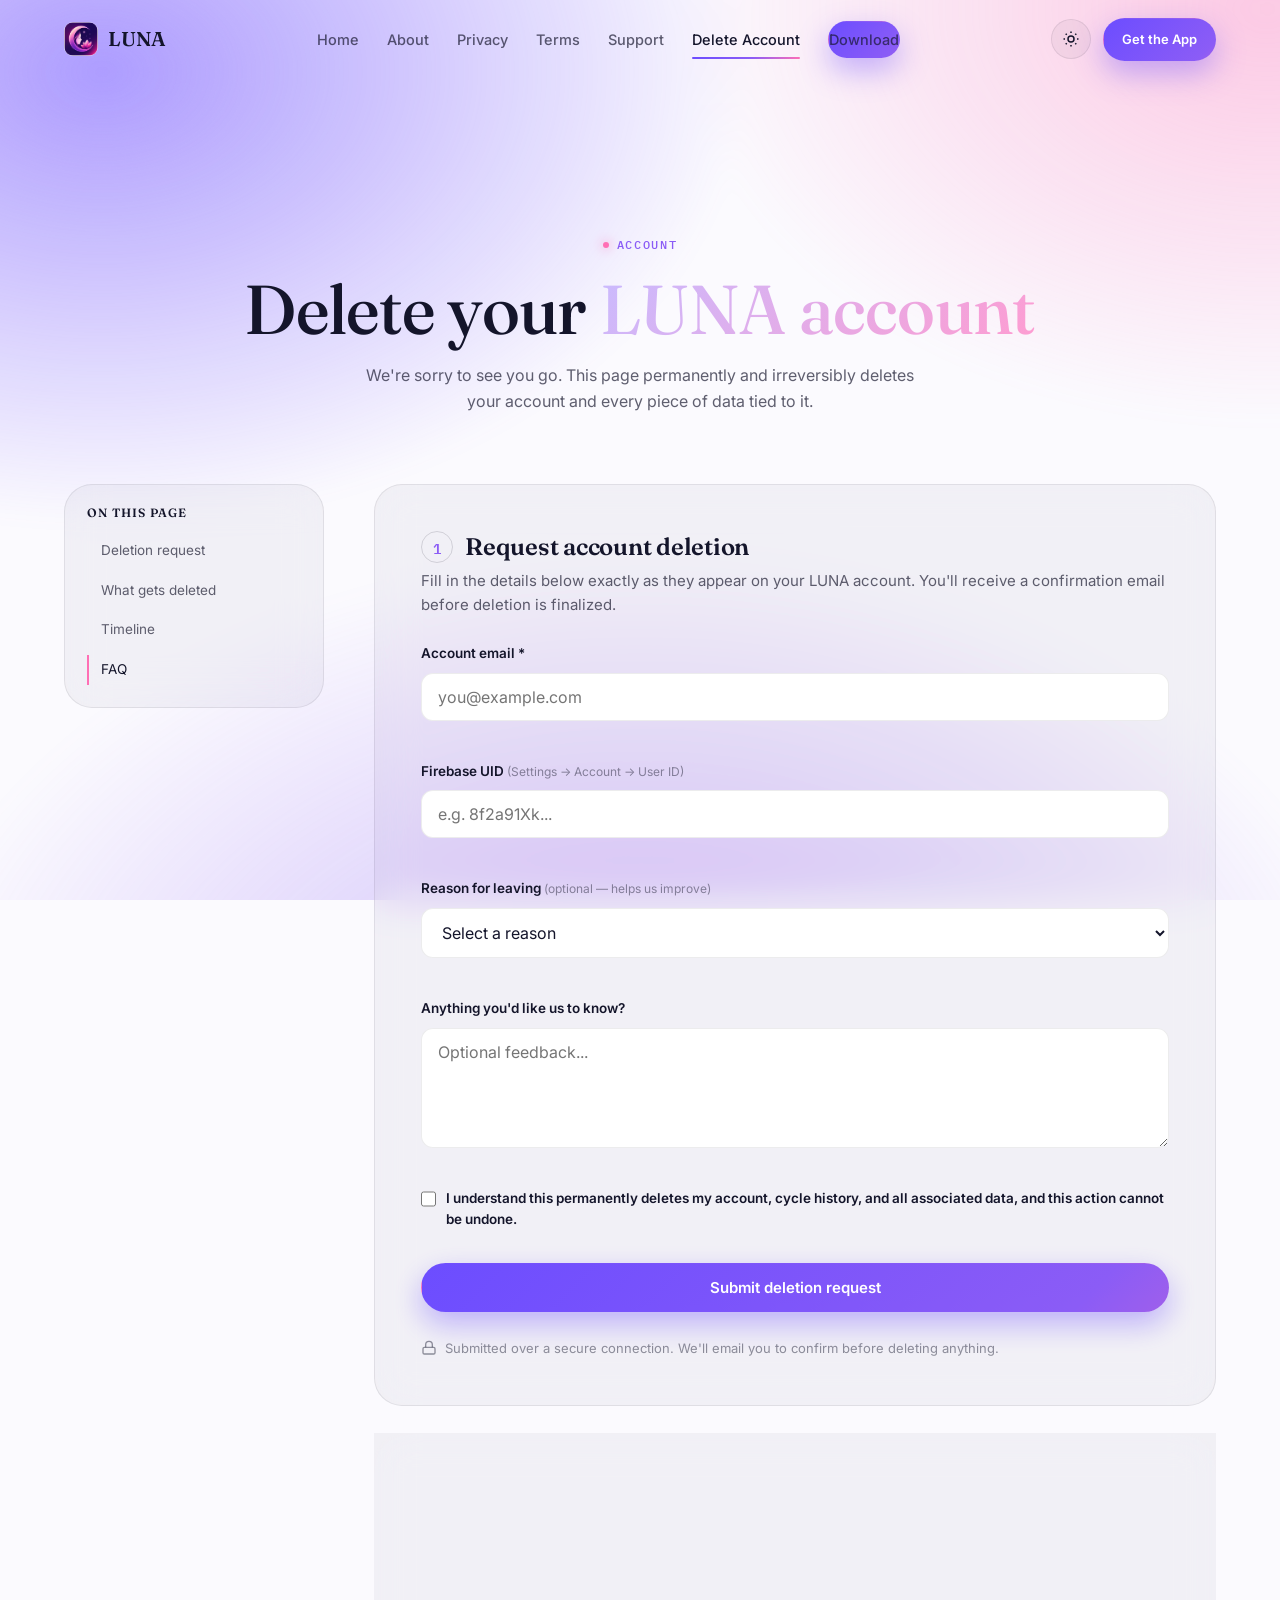
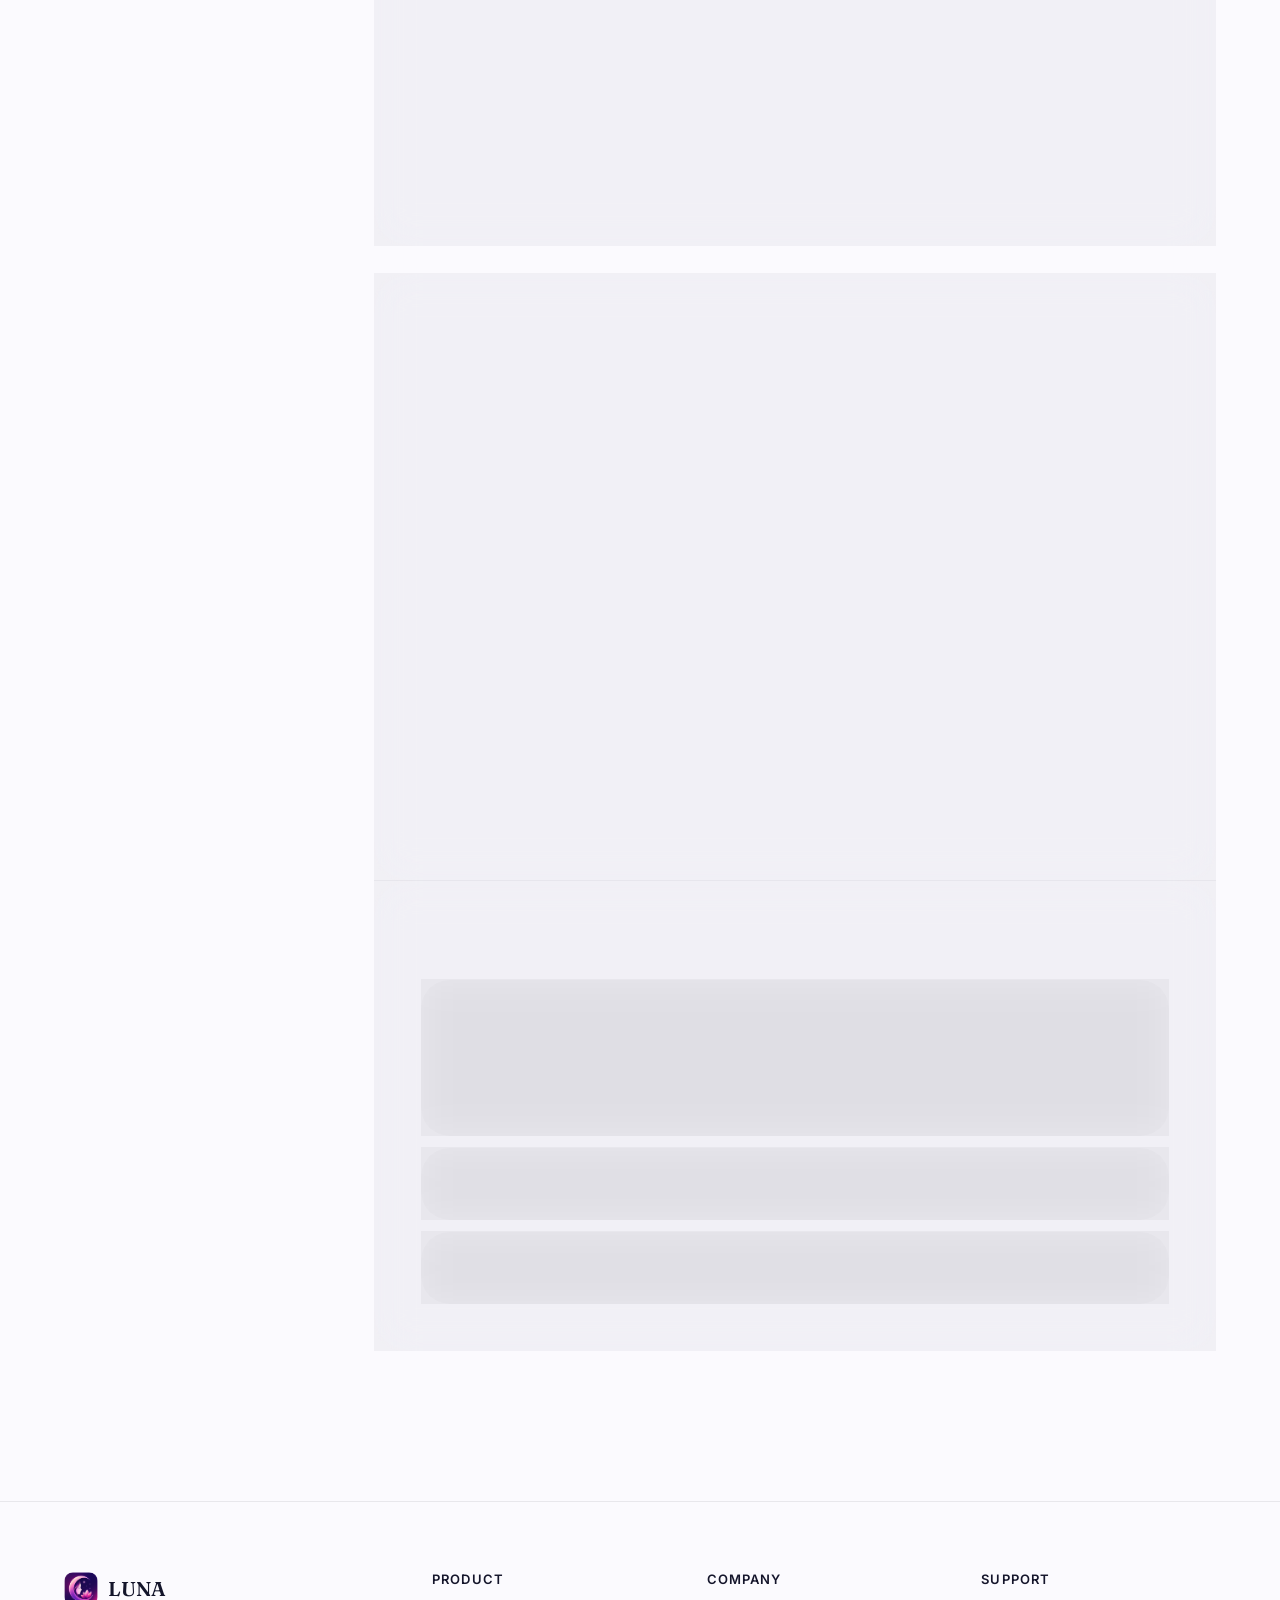
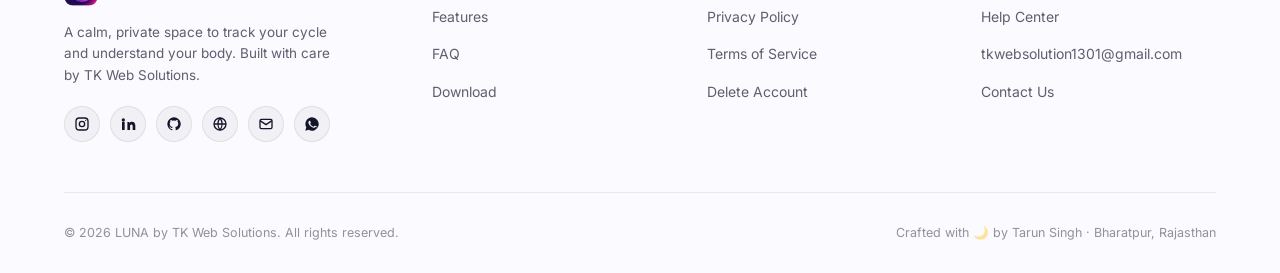
<file: delete-account.html>
<!DOCTYPE html>
<html lang="en" data-theme="dark">
<head>
<meta charset="UTF-8">
<meta name="viewport" content="width=device-width, initial-scale=1.0">
<title>Delete Account — LUNA</title>
<meta name="description" content="Request permanent deletion of your LUNA account and all associated Firebase data. Learn what gets deleted, the timeline, and your options.">
<link rel="canonical" href="https://luna-website-flame.vercel.app/delete-account.html">
<meta property="og:type" content="website">
<meta property="og:title" content="Delete Account — LUNA">
<meta property="og:description" content="Request permanent deletion of your LUNA account and data.">
<meta property="og:url" content="https://luna-website-flame.vercel.app/delete-account.html">
<meta property="og:image" content="https://luna-website-flame.vercel.app/assets/icons/icon-512.png">
<meta name="twitter:card" content="summary_large_image">
<link rel="icon" type="image/png" sizes="32x32" href="assets/icons/favicon.png">
<link rel="apple-touch-icon" href="assets/icons/icon-180.png">
<link rel="manifest" href="manifest.json">
<meta name="theme-color" content="#0F1021">
<meta name="robots" content="index, follow">
<link rel="stylesheet" href="css/style.css">
</head>
<body>
<div class="aurora"></div>
<div class="noise"></div>

<header class="site-header">
  <div class="container">
    <a href="index.html" class="brand"><img src="assets/images/app-icon.png" alt="LUNA logo">LUNA</a>
    <nav class="nav-links" id="navLinks">
      <a href="index.html">Home</a>
      <a href="index.html#about">About</a>
      <a href="privacy-policy.html">Privacy</a>
      <a href="terms.html">Terms</a>
      <a href="support.html">Support</a>
      <a href="delete-account.html" class="active">Delete Account</a>
      <a href="index.html#download" class="btn btn-primary btn-sm">Download</a>
    </nav>
    <div class="header-actions">
      <button class="theme-toggle" aria-label="Toggle dark and light theme" aria-pressed="false">
        <svg class="moon" viewBox="0 0 24 24" fill="none" stroke="currentColor" stroke-width="2"><path d="M21 12.79A9 9 0 1 1 11.21 3 7 7 0 0 0 21 12.79Z"/></svg>
        <svg class="sun" viewBox="0 0 24 24" fill="none" stroke="currentColor" stroke-width="2"><circle cx="12" cy="12" r="4"/><path d="M12 2v2M12 20v2M4.93 4.93l1.41 1.41M17.66 17.66l1.41 1.41M2 12h2M20 12h2M6.34 17.66l-1.41 1.41M19.07 4.93l-1.41 1.41"/></svg>
      </button>
      <a href="index.html#download" class="btn btn-primary btn-sm desktop-only">Get the App</a>
      <button class="nav-toggle" id="navToggle" aria-label="Toggle menu" aria-expanded="false"><span></span><span></span><span></span></button>
    </div>
  </div>
</header>

<main>
  <section class="page-hero">
    <div class="container">
      <span class="eyebrow">Account</span>
      <h1>Delete your <span class="text-gradient">LUNA account</span></h1>
      <p>We're sorry to see you go. This page permanently and irreversibly deletes your account and every piece of data tied to it.</p>
    </div>
  </section>

  <section class="section" style="padding-top:0;">
    <div class="container">
      <div class="legal-layout">

        <aside class="legal-toc glass">
          <h4>On this page</h4>
          <ul>
            <li><a href="#form">Deletion request</a></li>
            <li><a href="#what-happens">What gets deleted</a></li>
            <li><a href="#timeline">Timeline</a></li>
            <li><a href="#faq">FAQ</a></li>
          </ul>
        </aside>

        <div>
          <article class="legal-content glass" id="form" style="margin-bottom:28px;">
            <h2 style="margin-bottom:6px;"><span class="num">1</span>Request account deletion</h2>
            <p style="margin-bottom:26px;">Fill in the details below exactly as they appear on your LUNA account. You'll receive a confirmation email before deletion is finalized.</p>

            <form class="form-grid" data-luna-form>
              <div class="form-field full">
                <label for="del-email">Account email <span aria-hidden="true">*</span></label>
                <input type="email" id="del-email" name="email" placeholder="you@example.com" required>
              </div>
              <div class="form-field full">
                <label for="del-uid">Firebase UID <span class="hint">(Settings → Account → User ID)</span></label>
                <input type="text" id="del-uid" name="uid" placeholder="e.g. 8f2a91Xk...">
              </div>
              <div class="form-field full">
                <label for="del-reason">Reason for leaving <span class="hint">(optional — helps us improve)</span></label>
                <select id="del-reason" name="reason">
                  <option value="">Select a reason</option>
                  <option>No longer need a cycle tracker</option>
                  <option>Privacy concerns</option>
                  <option>Switching to another app</option>
                  <option>Too many notifications</option>
                  <option>Found a bug or issue</option>
                  <option>Other</option>
                </select>
              </div>
              <div class="form-field full">
                <label for="del-notes">Anything you'd like us to know?</label>
                <textarea id="del-notes" name="notes" placeholder="Optional feedback..."></textarea>
              </div>
              <div class="form-field full" style="margin-bottom:0;">
                <div class="checkbox-field">
                  <input type="checkbox" id="del-confirm" required>
                  <label for="del-confirm">I understand this permanently deletes my account, cycle history, and all associated data, and this action cannot be undone.</label>
                </div>
                <button type="submit" class="btn btn-primary btn-block">Submit deletion request</button>
                <div class="form-note">
                  <svg viewBox="0 0 24 24" fill="none" stroke="currentColor" stroke-width="2"><rect x="3" y="11" width="18" height="10" rx="2"/><path d="M7 11V7a5 5 0 0 1 10 0v4"/></svg>
                  Submitted over a secure connection. We'll email you to confirm before deleting anything.
                </div>
              </div>
            </form>

            <div class="form-success">
              <div class="check"><svg viewBox="0 0 24 24" fill="none" stroke="currentColor" stroke-width="3"><path d="m5 13 4 4L19 7"/></svg></div>
              <h3>Request received</h3>
              <p>Check your inbox for a confirmation email. Your data will be permanently deleted within 30 days of confirmation.</p>
            </div>
          </article>

          <article class="legal-content glass" id="what-happens" style="margin-bottom:28px;">
            <h2><span class="num">2</span>What gets deleted</h2>
            <p>Once your deletion is confirmed, we permanently remove:</p>
            <ul>
              <li><strong>Firebase Authentication</strong> — your login record, including linked Google Sign-In.</li>
              <li><strong>Firestore</strong> — every cycle entry, symptom log, mood note, and profile field.</li>
              <li><strong>Firebase Storage</strong> — any attached files or exported reports stored in your account.</li>
              <li><strong>Partner Mode connections</strong> — any active link to a partner account is severed immediately.</li>
              <li><strong>Notification tokens</strong> — device tokens used for reminders are revoked.</li>
            </ul>
            <p>Anonymized, aggregate analytics that cannot be traced back to you (such as overall app crash rates) may be retained for product improvement.</p>
          </article>

          <article class="legal-content glass" id="timeline">
            <h2 style="margin-bottom:26px;"><span class="num">3</span>Deletion timeline</h2>
            <div class="timeline">
              <div class="timeline-item">
                <span class="timeline-time">Day 0</span>
                <div class="timeline-dot-col"><span class="timeline-dot"></span><span class="timeline-line"></span></div>
                <div class="timeline-body"><h3>Request submitted</h3><p>You submit the form above or tap Delete Account inside the app.</p></div>
              </div>
              <div class="timeline-item">
                <span class="timeline-time">Within 24h</span>
                <div class="timeline-dot-col"><span class="timeline-dot"></span><span class="timeline-line"></span></div>
                <div class="timeline-body"><h3>Confirmation email sent</h3><p>You'll receive an email to confirm the request actually came from you.</p></div>
              </div>
              <div class="timeline-item">
                <span class="timeline-time">Day 1–30</span>
                <div class="timeline-dot-col"><span class="timeline-dot"></span><span class="timeline-line"></span></div>
                <div class="timeline-body"><h3>Data permanently erased</h3><p>All records are wiped from Firebase Authentication, Firestore, and Storage.</p></div>
              </div>
              <div class="timeline-item">
                <span class="timeline-time">Day 30</span>
                <div class="timeline-dot-col"><span class="timeline-dot"></span></div>
                <div class="timeline-body"><h3>Deletion complete</h3><p>Your account can no longer be recovered. You're welcome back anytime as a new user.</p></div>
              </div>
            </div>
          </article>

          <article class="legal-content glass" id="faq">
            <h2 style="margin-bottom:20px;"><span class="num">4</span>FAQ</h2>
            <div class="faq-list" style="max-width:none;">
              <div class="faq-item glass open">
                <button class="faq-q">Can I recover my account after deletion? <span class="plus"></span></button>
                <div class="faq-a"><p>No. Once the 30-day window closes, your cycle history and account cannot be restored. Consider exporting a PDF report first from Settings → Export Data.</p></div>
              </div>
              <div class="faq-item glass">
                <button class="faq-q">Can I cancel a deletion request? <span class="plus"></span></button>
                <div class="faq-a"><p>Yes, within the 30-day window. Email tkwebsolution1301@gmail.com from your account address and we'll cancel the request.</p></div>
              </div>
              <div class="faq-item glass">
                <button class="faq-q">Does deleting the app delete my account? <span class="plus"></span></button>
                <div class="faq-a"><p>No. Uninstalling LUNA from your phone does not delete your account or data — you must submit a deletion request via this page or in-app Settings.</p></div>
              </div>
            </div>
          </article>
        </div>
      </div>
    </div>
  </section>
</main>

<footer class="site-footer">
  <div class="container">
    <div class="footer-top">
      <div class="footer-brand">
        <a href="index.html" class="brand"><img src="assets/images/app-icon.png" alt="LUNA logo">LUNA</a>
        <p>A calm, private space to track your cycle and understand your body. Built with care by TK Web Solutions.</p>
        <div class="footer-social">
          <a href="#" aria-label="Instagram"><svg viewBox="0 0 24 24" fill="none" stroke="currentColor" stroke-width="2"><rect x="3" y="3" width="18" height="18" rx="5"/><circle cx="12" cy="12" r="4"/><circle cx="17.5" cy="6.5" r="1" fill="currentColor" stroke="none"/></svg></a>
          <a href="#" aria-label="LinkedIn"><svg viewBox="0 0 24 24" fill="currentColor"><path d="M4.98 3.5a2.5 2.5 0 1 1 0 5 2.5 2.5 0 0 1 0-5ZM3 9h4v12H3V9Zm7 0h3.8v1.7h.05c.53-1 1.83-2.05 3.77-2.05C21.4 8.65 23 11 23 14.8V21h-4v-5.4c0-1.3-.02-2.97-1.81-2.97-1.82 0-2.1 1.42-2.1 2.87V21h-4V9Z"/></svg></a>
          <a href="#" aria-label="GitHub"><svg viewBox="0 0 24 24" fill="currentColor"><path d="M12 2a10 10 0 0 0-3.16 19.5c.5.1.68-.22.68-.48v-1.7c-2.78.6-3.37-1.34-3.37-1.34-.46-1.16-1.11-1.47-1.11-1.47-.9-.62.07-.6.07-.6 1 .07 1.53 1.03 1.53 1.03.9 1.52 2.34 1.08 2.91.83.09-.65.35-1.08.63-1.33-2.22-.25-4.56-1.11-4.56-4.95 0-1.1.39-1.99 1.03-2.69-.1-.25-.45-1.27.1-2.65 0 0 .84-.27 2.75 1.02a9.6 9.6 0 0 1 5 0c1.9-1.3 2.75-1.02 2.75-1.02.55 1.38.2 2.4.1 2.65.64.7 1.03 1.6 1.03 2.69 0 3.85-2.34 4.7-4.57 4.94.36.31.68.92.68 1.86v2.76c0 .27.18.58.69.48A10 10 0 0 0 12 2Z"/></svg></a>
          <a href="#" aria-label="Website"><svg viewBox="0 0 24 24" fill="none" stroke="currentColor" stroke-width="2"><circle cx="12" cy="12" r="9"/><path d="M3 12h18M12 3a15 15 0 0 1 0 18M12 3a15 15 0 0 0 0 18"/></svg></a>
          <a href="#" aria-label="Email"><svg viewBox="0 0 24 24" fill="none" stroke="currentColor" stroke-width="2"><rect x="3" y="5" width="18" height="14" rx="2"/><path d="m3 7 9 6 9-6"/></svg></a>
          <a href="#" aria-label="WhatsApp"><svg viewBox="0 0 24 24" fill="currentColor"><path d="M12 2a10 10 0 0 0-8.6 15L2 22l5.1-1.3A10 10 0 1 0 12 2Zm5.6 14.3c-.2.6-1.3 1.2-1.9 1.3-.5.1-1.1.1-1.7-.1-.4-.1-.9-.3-1.6-.6-2.8-1.2-4.6-4-4.7-4.2-.1-.2-1.1-1.5-1.1-2.8s.7-2 1-2.3c.2-.3.5-.4.7-.4h.5c.2 0 .4 0 .6.5.2.6.7 1.9.8 2 .1.2.1.4 0 .6-.1.2-.1.3-.3.5-.1.2-.3.4-.4.5-.2.2-.3.4-.1.7.2.3.9 1.5 1.9 2.4 1.3 1.2 2.4 1.5 2.7 1.7.3.2.5.1.7-.1.2-.2.8-.9 1-1.3.2-.3.4-.3.7-.2.3.1 1.8.9 2.1 1 .3.2.5.2.6.3.1.2.1.8-.1 1.4Z"/></svg></a>
        </div>
      </div>
      <div class="footer-col">
        <h4>Product</h4>
        <ul><li><a href="index.html#features">Features</a></li><li><a href="index.html#faq">FAQ</a></li><li><a href="index.html#download">Download</a></li></ul>
      </div>
      <div class="footer-col">
        <h4>Company</h4>
        <ul><li><a href="privacy-policy.html">Privacy Policy</a></li><li><a href="terms.html">Terms of Service</a></li><li><a href="delete-account.html">Delete Account</a></li></ul>
      </div>
      <div class="footer-col">
        <h4>Support</h4>
        <ul><li><a href="support.html">Help Center</a></li><li><a href="mailto:tkwebsolution1301@gmail.com">tkwebsolution1301@gmail.com</a></li><li><a href="support.html#contact">Contact Us</a></li></ul>
      </div>
    </div>
    <div class="footer-bottom">
      <span>© <span data-year></span> LUNA by TK Web Solutions. All rights reserved.</span>
      <span class="made">Crafted with 🌙 by Tarun Singh · Bharatpur, Rajasthan</span>
    </div>
  </div>
</footer>

<script src="js/main.js"></script>
</body>
</html>
</file>
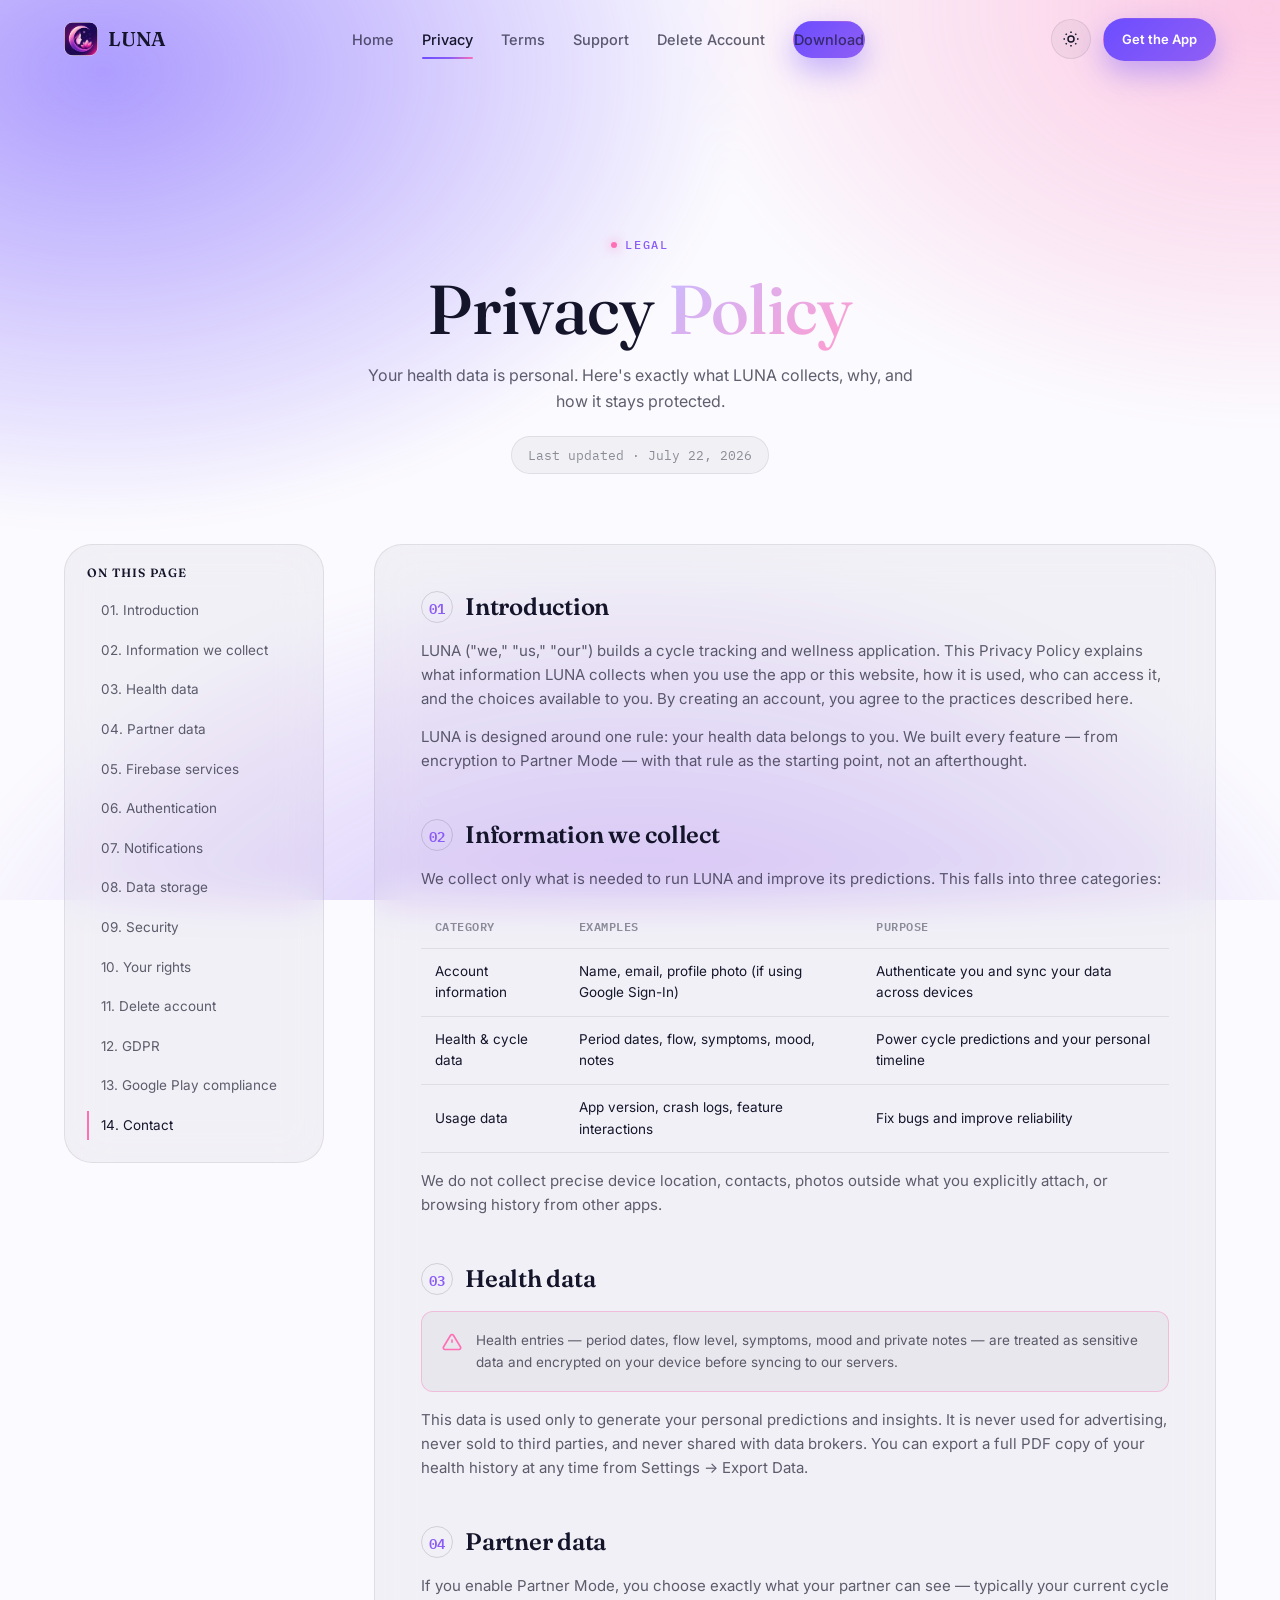
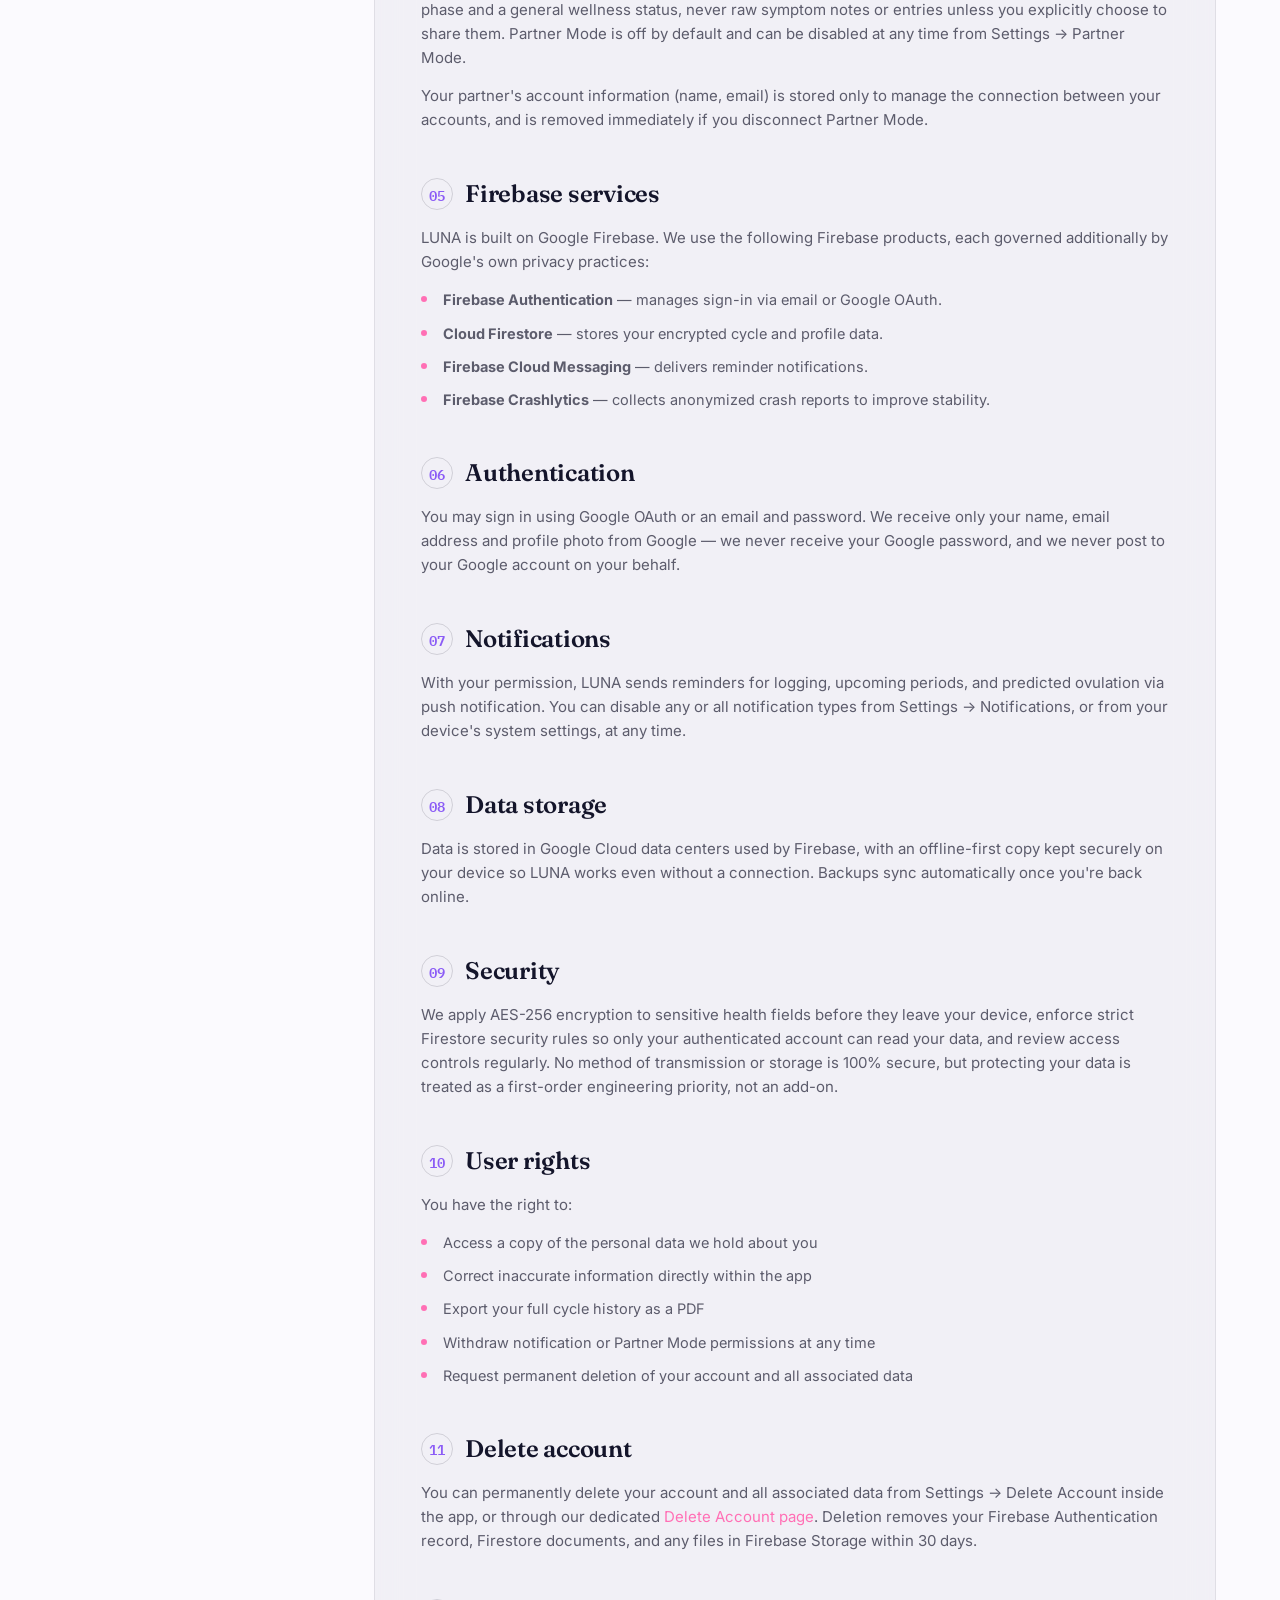
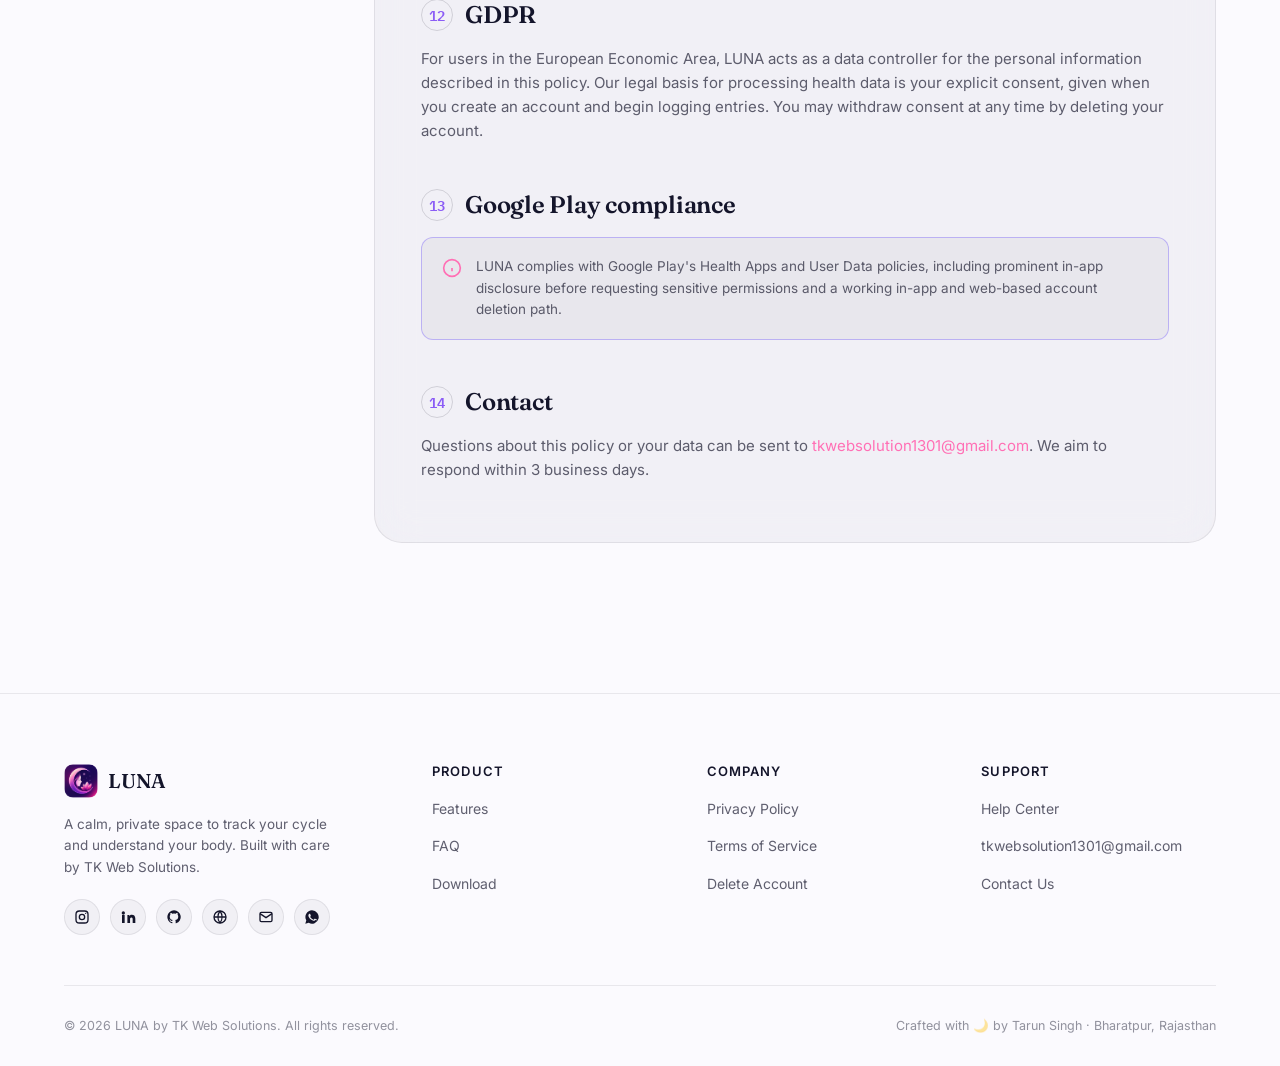
<file: privacy-policy.html>
<!DOCTYPE html>
<html lang="en" data-theme="dark">
<head>
<meta charset="UTF-8">
<meta name="viewport" content="width=device-width, initial-scale=1.0">
<title>Privacy Policy — LUNA</title>
<meta name="description" content="Read how LUNA collects, stores, encrypts and protects your health and personal data, including Firebase services, partner data, and your rights under GDPR.">
<link rel="canonical" href="https://luna-website-flame.vercel.app/privacy-policy.html">
<meta property="og:type" content="website">
<meta property="og:title" content="Privacy Policy — LUNA">
<meta property="og:description" content="How LUNA collects, stores and protects your data.">
<meta property="og:url" content="https://luna-website-flame.vercel.app/privacy-policy.html">
<meta property="og:image" content="https://luna-website-flame.vercel.app/assets/icons/icon-512.png">
<meta name="twitter:card" content="summary_large_image">
<link rel="icon" type="image/png" sizes="32x32" href="assets/icons/favicon.png">
<link rel="apple-touch-icon" href="assets/icons/icon-180.png">
<link rel="manifest" href="manifest.json">
<meta name="theme-color" content="#0F1021">
<meta name="robots" content="index, follow">
<link rel="stylesheet" href="css/style.css">
</head>
<body>
<div class="aurora"></div>
<div class="noise"></div>

<header class="site-header">
  <div class="container">
    <a href="index.html" class="brand"><img src="assets/images/app-icon.png" alt="LUNA logo">LUNA</a>
    <nav class="nav-links" id="navLinks">
      <a href="index.html">Home</a>
      <a href="privacy-policy.html" class="active">Privacy</a>
      <a href="terms.html">Terms</a>
      <a href="support.html">Support</a>
      <a href="delete-account.html">Delete Account</a>
      <a href="index.html#download" class="btn btn-primary btn-sm">Download</a>
    </nav>
    <div class="header-actions">
      <button class="theme-toggle" aria-label="Toggle dark and light theme" aria-pressed="false">
        <svg class="moon" viewBox="0 0 24 24" fill="none" stroke="currentColor" stroke-width="2"><path d="M21 12.79A9 9 0 1 1 11.21 3 7 7 0 0 0 21 12.79Z"/></svg>
        <svg class="sun" viewBox="0 0 24 24" fill="none" stroke="currentColor" stroke-width="2"><circle cx="12" cy="12" r="4"/><path d="M12 2v2M12 20v2M4.93 4.93l1.41 1.41M17.66 17.66l1.41 1.41M2 12h2M20 12h2M6.34 17.66l-1.41 1.41M19.07 4.93l-1.41 1.41"/></svg>
      </button>
      <a href="index.html#download" class="btn btn-primary btn-sm desktop-only">Get the App</a>
      <button class="nav-toggle" id="navToggle" aria-label="Toggle menu" aria-expanded="false"><span></span><span></span><span></span></button>
    </div>
  </div>
</header>

<main>
  <section class="page-hero">
    <div class="container">
      <span class="eyebrow">Legal</span>
      <h1>Privacy <span class="text-gradient">Policy</span></h1>
      <p>Your health data is personal. Here's exactly what LUNA collects, why, and how it stays protected.</p>
      <div class="updated-badge">Last updated · July 22, 2026</div>
    </div>
  </section>

  <section class="section" style="padding-top:0;">
    <div class="container">
      <div class="legal-layout">
        <aside class="legal-toc glass">
          <h4>On this page</h4>
          <ul>
            <li><a href="#intro">01. Introduction</a></li>
            <li><a href="#collect">02. Information we collect</a></li>
            <li><a href="#health">03. Health data</a></li>
            <li><a href="#partner">04. Partner data</a></li>
            <li><a href="#firebase">05. Firebase services</a></li>
            <li><a href="#auth">06. Authentication</a></li>
            <li><a href="#notifications">07. Notifications</a></li>
            <li><a href="#storage">08. Data storage</a></li>
            <li><a href="#security">09. Security</a></li>
            <li><a href="#rights">10. Your rights</a></li>
            <li><a href="#delete">11. Delete account</a></li>
            <li><a href="#gdpr">12. GDPR</a></li>
            <li><a href="#play">13. Google Play compliance</a></li>
            <li><a href="#contact">14. Contact</a></li>
          </ul>
        </aside>

        <article class="legal-content glass">

          <section id="intro">
            <h2><span class="num">01</span>Introduction</h2>
            <p>LUNA ("we," "us," "our") builds a cycle tracking and wellness application. This Privacy Policy explains what information LUNA collects when you use the app or this website, how it is used, who can access it, and the choices available to you. By creating an account, you agree to the practices described here.</p>
            <p>LUNA is designed around one rule: your health data belongs to you. We built every feature — from encryption to Partner Mode — with that rule as the starting point, not an afterthought.</p>
          </section>

          <section id="collect">
            <h2><span class="num">02</span>Information we collect</h2>
            <p>We collect only what is needed to run LUNA and improve its predictions. This falls into three categories:</p>
            <table>
              <thead><tr><th>Category</th><th>Examples</th><th>Purpose</th></tr></thead>
              <tbody>
                <tr><td>Account information</td><td>Name, email, profile photo (if using Google Sign-In)</td><td>Authenticate you and sync your data across devices</td></tr>
                <tr><td>Health &amp; cycle data</td><td>Period dates, flow, symptoms, mood, notes</td><td>Power cycle predictions and your personal timeline</td></tr>
                <tr><td>Usage data</td><td>App version, crash logs, feature interactions</td><td>Fix bugs and improve reliability</td></tr>
              </tbody>
            </table>
            <p>We do not collect precise device location, contacts, photos outside what you explicitly attach, or browsing history from other apps.</p>
          </section>

          <section id="health">
            <h2><span class="num">03</span>Health data</h2>
            <div class="callout warn">
              <svg viewBox="0 0 24 24" fill="none" stroke="currentColor" stroke-width="2"><path d="M12 9v4M12 17h.01M10.3 3.9 1.8 18a2 2 0 0 0 1.7 3h17a2 2 0 0 0 1.7-3L13.7 3.9a2 2 0 0 0-3.4 0Z"/></svg>
              <p>Health entries — period dates, flow level, symptoms, mood and private notes — are treated as sensitive data and encrypted on your device before syncing to our servers.</p>
            </div>
            <p>This data is used only to generate your personal predictions and insights. It is never used for advertising, never sold to third parties, and never shared with data brokers. You can export a full PDF copy of your health history at any time from Settings → Export Data.</p>
          </section>

          <section id="partner">
            <h2><span class="num">04</span>Partner data</h2>
            <p>If you enable Partner Mode, you choose exactly what your partner can see — typically your current cycle phase and a general wellness status, never raw symptom notes or entries unless you explicitly choose to share them. Partner Mode is off by default and can be disabled at any time from Settings → Partner Mode.</p>
            <p>Your partner's account information (name, email) is stored only to manage the connection between your accounts, and is removed immediately if you disconnect Partner Mode.</p>
          </section>

          <section id="firebase">
            <h2><span class="num">05</span>Firebase services</h2>
            <p>LUNA is built on Google Firebase. We use the following Firebase products, each governed additionally by Google's own privacy practices:</p>
            <ul>
              <li><strong>Firebase Authentication</strong> — manages sign-in via email or Google OAuth.</li>
              <li><strong>Cloud Firestore</strong> — stores your encrypted cycle and profile data.</li>
              <li><strong>Firebase Cloud Messaging</strong> — delivers reminder notifications.</li>
              <li><strong>Firebase Crashlytics</strong> — collects anonymized crash reports to improve stability.</li>
            </ul>
          </section>

          <section id="auth">
            <h2><span class="num">06</span>Authentication</h2>
            <p>You may sign in using Google OAuth or an email and password. We receive only your name, email address and profile photo from Google — we never receive your Google password, and we never post to your Google account on your behalf.</p>
          </section>

          <section id="notifications">
            <h2><span class="num">07</span>Notifications</h2>
            <p>With your permission, LUNA sends reminders for logging, upcoming periods, and predicted ovulation via push notification. You can disable any or all notification types from Settings → Notifications, or from your device's system settings, at any time.</p>
          </section>

          <section id="storage">
            <h2><span class="num">08</span>Data storage</h2>
            <p>Data is stored in Google Cloud data centers used by Firebase, with an offline-first copy kept securely on your device so LUNA works even without a connection. Backups sync automatically once you're back online.</p>
          </section>

          <section id="security">
            <h2><span class="num">09</span>Security</h2>
            <p>We apply AES-256 encryption to sensitive health fields before they leave your device, enforce strict Firestore security rules so only your authenticated account can read your data, and review access controls regularly. No method of transmission or storage is 100% secure, but protecting your data is treated as a first-order engineering priority, not an add-on.</p>
          </section>

          <section id="rights">
            <h2><span class="num">10</span>User rights</h2>
            <p>You have the right to:</p>
            <ul>
              <li>Access a copy of the personal data we hold about you</li>
              <li>Correct inaccurate information directly within the app</li>
              <li>Export your full cycle history as a PDF</li>
              <li>Withdraw notification or Partner Mode permissions at any time</li>
              <li>Request permanent deletion of your account and all associated data</li>
            </ul>
          </section>

          <section id="delete">
            <h2><span class="num">11</span>Delete account</h2>
            <p>You can permanently delete your account and all associated data from Settings → Delete Account inside the app, or through our dedicated <a href="delete-account.html" style="color:var(--accent);">Delete Account page</a>. Deletion removes your Firebase Authentication record, Firestore documents, and any files in Firebase Storage within 30 days.</p>
          </section>

          <section id="gdpr">
            <h2><span class="num">12</span>GDPR</h2>
            <p>For users in the European Economic Area, LUNA acts as a data controller for the personal information described in this policy. Our legal basis for processing health data is your explicit consent, given when you create an account and begin logging entries. You may withdraw consent at any time by deleting your account.</p>
          </section>

          <section id="play">
            <h2><span class="num">13</span>Google Play compliance</h2>
            <div class="callout info">
              <svg viewBox="0 0 24 24" fill="none" stroke="currentColor" stroke-width="2"><circle cx="12" cy="12" r="10"/><path d="M12 16v-4M12 8h.01"/></svg>
              <p>LUNA complies with Google Play's Health Apps and User Data policies, including prominent in-app disclosure before requesting sensitive permissions and a working in-app and web-based account deletion path.</p>
            </div>
          </section>

          <section id="contact">
            <h2><span class="num">14</span>Contact</h2>
            <p>Questions about this policy or your data can be sent to <a href="mailto:tkwebsolution1301@gmail.com" style="color:var(--accent);">tkwebsolution1301@gmail.com</a>. We aim to respond within 3 business days.</p>
          </section>

        </article>
      </div>
    </div>
  </section>
</main>

<footer class="site-footer">
  <div class="container">
    <div class="footer-top">
      <div class="footer-brand">
        <a href="index.html" class="brand"><img src="assets/images/app-icon.png" alt="LUNA logo">LUNA</a>
        <p>A calm, private space to track your cycle and understand your body. Built with care by TK Web Solutions.</p>
        <div class="footer-social">
          <a href="#" aria-label="Instagram"><svg viewBox="0 0 24 24" fill="none" stroke="currentColor" stroke-width="2"><rect x="3" y="3" width="18" height="18" rx="5"/><circle cx="12" cy="12" r="4"/><circle cx="17.5" cy="6.5" r="1" fill="currentColor" stroke="none"/></svg></a>
          <a href="#" aria-label="LinkedIn"><svg viewBox="0 0 24 24" fill="currentColor"><path d="M4.98 3.5a2.5 2.5 0 1 1 0 5 2.5 2.5 0 0 1 0-5ZM3 9h4v12H3V9Zm7 0h3.8v1.7h.05c.53-1 1.83-2.05 3.77-2.05C21.4 8.65 23 11 23 14.8V21h-4v-5.4c0-1.3-.02-2.97-1.81-2.97-1.82 0-2.1 1.42-2.1 2.87V21h-4V9Z"/></svg></a>
          <a href="#" aria-label="GitHub"><svg viewBox="0 0 24 24" fill="currentColor"><path d="M12 2a10 10 0 0 0-3.16 19.5c.5.1.68-.22.68-.48v-1.7c-2.78.6-3.37-1.34-3.37-1.34-.46-1.16-1.11-1.47-1.11-1.47-.9-.62.07-.6.07-.6 1 .07 1.53 1.03 1.53 1.03.9 1.52 2.34 1.08 2.91.83.09-.65.35-1.08.63-1.33-2.22-.25-4.56-1.11-4.56-4.95 0-1.1.39-1.99 1.03-2.69-.1-.25-.45-1.27.1-2.65 0 0 .84-.27 2.75 1.02a9.6 9.6 0 0 1 5 0c1.9-1.3 2.75-1.02 2.75-1.02.55 1.38.2 2.4.1 2.65.64.7 1.03 1.6 1.03 2.69 0 3.85-2.34 4.7-4.57 4.94.36.31.68.92.68 1.86v2.76c0 .27.18.58.69.48A10 10 0 0 0 12 2Z"/></svg></a>
          <a href="#" aria-label="Website"><svg viewBox="0 0 24 24" fill="none" stroke="currentColor" stroke-width="2"><circle cx="12" cy="12" r="9"/><path d="M3 12h18M12 3a15 15 0 0 1 0 18M12 3a15 15 0 0 0 0 18"/></svg></a>
          <a href="#" aria-label="Email"><svg viewBox="0 0 24 24" fill="none" stroke="currentColor" stroke-width="2"><rect x="3" y="5" width="18" height="14" rx="2"/><path d="m3 7 9 6 9-6"/></svg></a>
          <a href="#" aria-label="WhatsApp"><svg viewBox="0 0 24 24" fill="currentColor"><path d="M12 2a10 10 0 0 0-8.6 15L2 22l5.1-1.3A10 10 0 1 0 12 2Zm5.6 14.3c-.2.6-1.3 1.2-1.9 1.3-.5.1-1.1.1-1.7-.1-.4-.1-.9-.3-1.6-.6-2.8-1.2-4.6-4-4.7-4.2-.1-.2-1.1-1.5-1.1-2.8s.7-2 1-2.3c.2-.3.5-.4.7-.4h.5c.2 0 .4 0 .6.5.2.6.7 1.9.8 2 .1.2.1.4 0 .6-.1.2-.1.3-.3.5-.1.2-.3.4-.4.5-.2.2-.3.4-.1.7.2.3.9 1.5 1.9 2.4 1.3 1.2 2.4 1.5 2.7 1.7.3.2.5.1.7-.1.2-.2.8-.9 1-1.3.2-.3.4-.3.7-.2.3.1 1.8.9 2.1 1 .3.2.5.2.6.3.1.2.1.8-.1 1.4Z"/></svg></a>
        </div>
      </div>
      <div class="footer-col">
        <h4>Product</h4>
        <ul><li><a href="index.html#features">Features</a></li><li><a href="index.html#faq">FAQ</a></li><li><a href="index.html#download">Download</a></li></ul>
      </div>
      <div class="footer-col">
        <h4>Company</h4>
        <ul><li><a href="privacy-policy.html">Privacy Policy</a></li><li><a href="terms.html">Terms of Service</a></li><li><a href="delete-account.html">Delete Account</a></li></ul>
      </div>
      <div class="footer-col">
        <h4>Support</h4>
        <ul><li><a href="support.html">Help Center</a></li><li><a href="mailto:tkwebsolution1301@gmail.com">tkwebsolution1301@gmail.com</a></li><li><a href="support.html#contact">Contact Us</a></li></ul>
      </div>
    </div>
    <div class="footer-bottom">
      <span>© <span data-year></span> LUNA by TK Web Solutions. All rights reserved.</span>
      <span class="made">Crafted with 🌙 by Tarun Singh · Bharatpur, Rajasthan</span>
    </div>
  </div>
</footer>

<script src="js/main.js"></script>
</body>
</html>
</file>
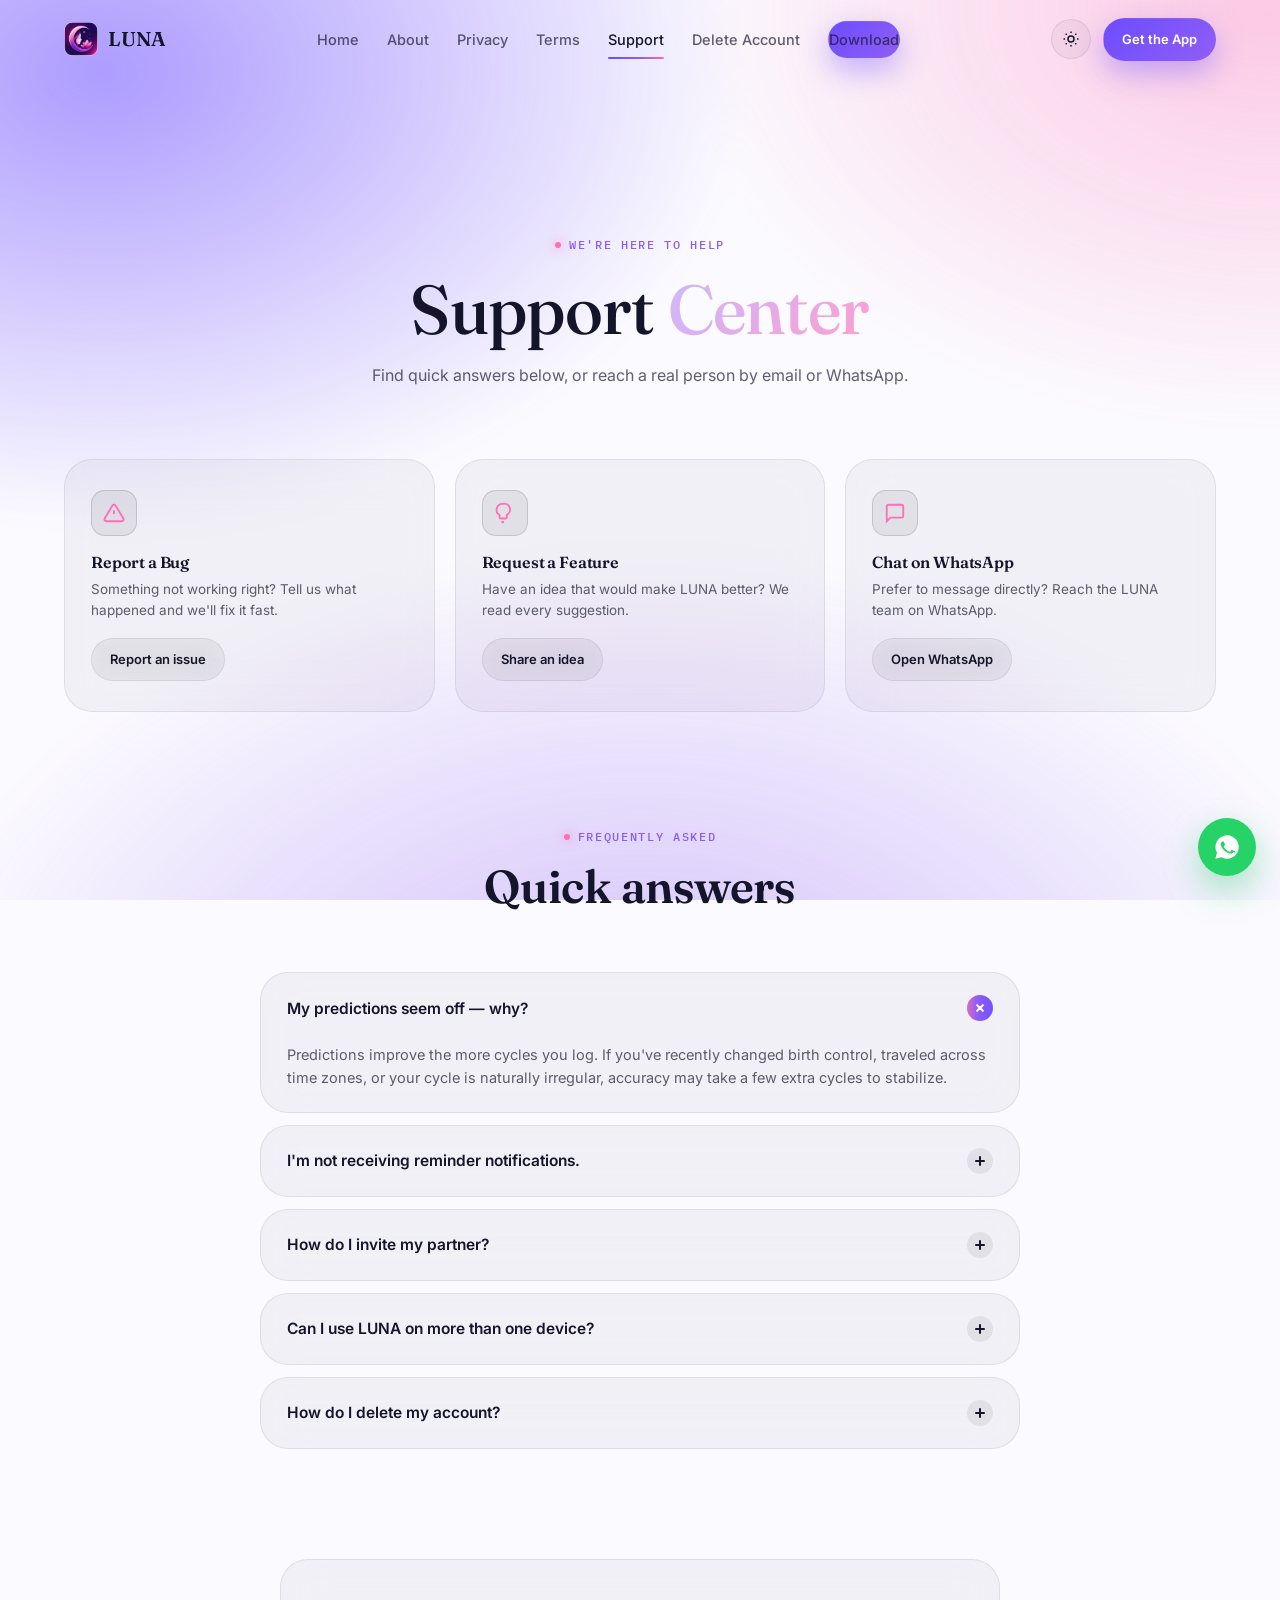
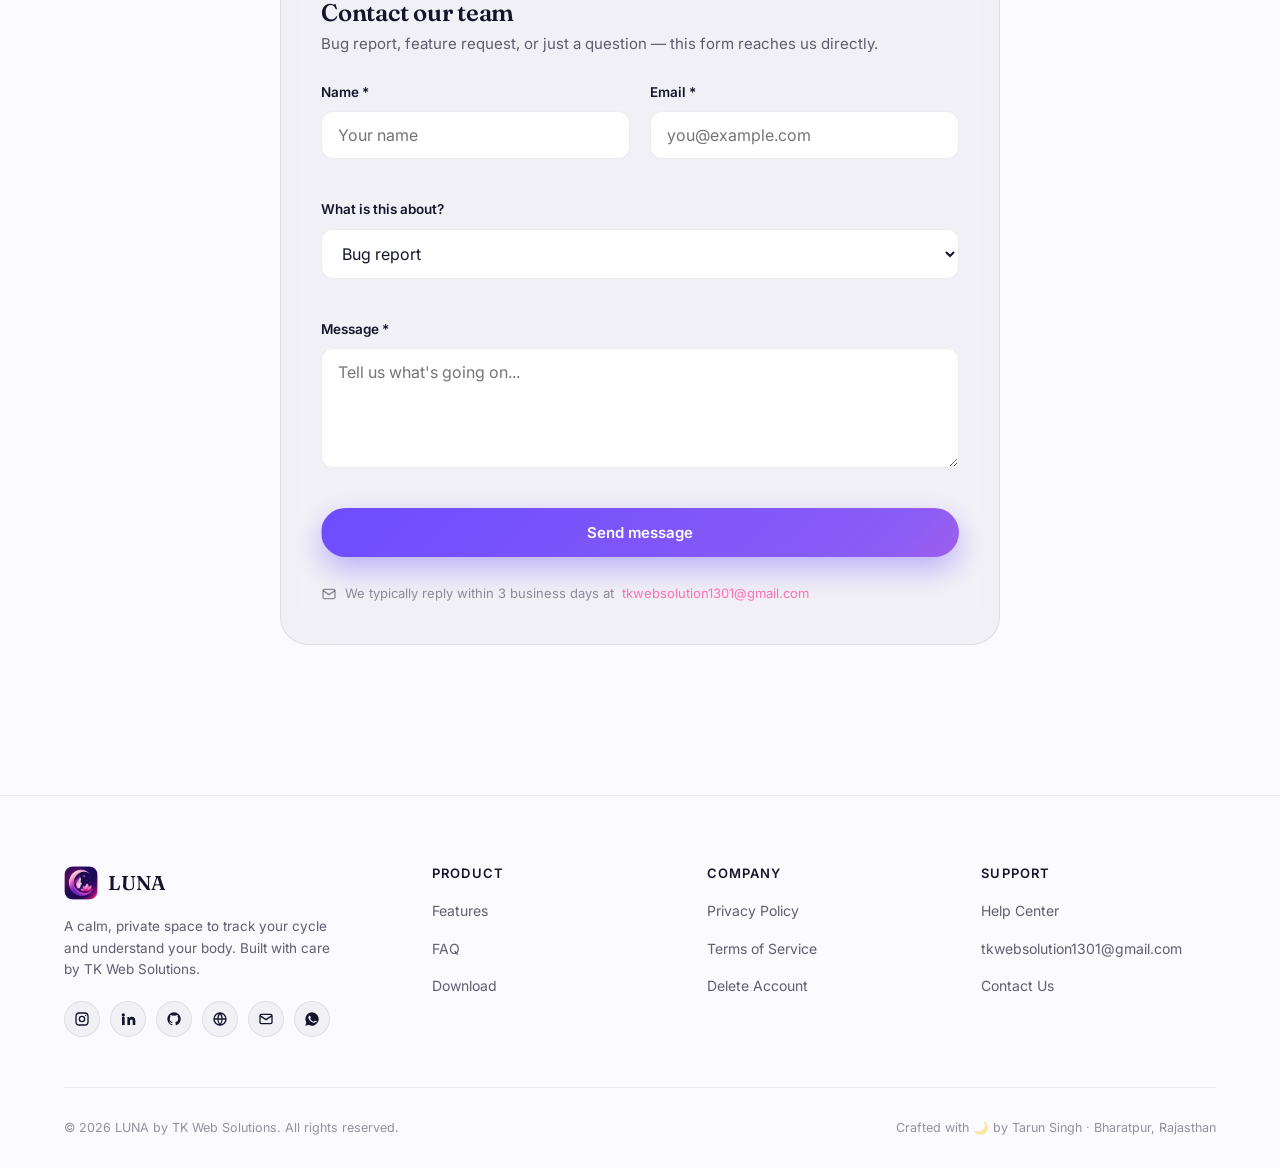
<file: support.html>
<!DOCTYPE html>
<html lang="en" data-theme="dark">
<head>
<meta charset="UTF-8">
<meta name="viewport" content="width=device-width, initial-scale=1.0">
<title>Support — LUNA</title>
<meta name="description" content="Get help with LUNA. Browse FAQs, report a bug, request a feature, or contact our support team directly by email or WhatsApp.">
<link rel="canonical" href="https://luna-website-flame.vercel.app/support.html">
<meta property="og:type" content="website">
<meta property="og:title" content="Support — LUNA">
<meta property="og:description" content="Get help with LUNA — FAQs, bug reports, and direct contact.">
<meta property="og:url" content="https://luna-website-flame.vercel.app/support.html">
<meta property="og:image" content="https://luna-website-flame.vercel.app/assets/icons/icon-512.png">
<meta name="twitter:card" content="summary_large_image">
<link rel="icon" type="image/png" sizes="32x32" href="assets/icons/favicon.png">
<link rel="apple-touch-icon" href="assets/icons/icon-180.png">
<link rel="manifest" href="manifest.json">
<meta name="theme-color" content="#0F1021">
<meta name="robots" content="index, follow">
<link rel="stylesheet" href="css/style.css">
</head>
<body>
<div class="aurora"></div>
<div class="noise"></div>

<header class="site-header">
  <div class="container">
    <a href="index.html" class="brand"><img src="assets/images/app-icon.png" alt="LUNA logo">LUNA</a>
    <nav class="nav-links" id="navLinks">
      <a href="index.html">Home</a>
      <a href="index.html#about">About</a>
      <a href="privacy-policy.html">Privacy</a>
      <a href="terms.html">Terms</a>
      <a href="support.html" class="active">Support</a>
      <a href="delete-account.html">Delete Account</a>
      <a href="index.html#download" class="btn btn-primary btn-sm">Download</a>
    </nav>
    <div class="header-actions">
      <button class="theme-toggle" aria-label="Toggle dark and light theme" aria-pressed="false">
        <svg class="moon" viewBox="0 0 24 24" fill="none" stroke="currentColor" stroke-width="2"><path d="M21 12.79A9 9 0 1 1 11.21 3 7 7 0 0 0 21 12.79Z"/></svg>
        <svg class="sun" viewBox="0 0 24 24" fill="none" stroke="currentColor" stroke-width="2"><circle cx="12" cy="12" r="4"/><path d="M12 2v2M12 20v2M4.93 4.93l1.41 1.41M17.66 17.66l1.41 1.41M2 12h2M20 12h2M6.34 17.66l-1.41 1.41M19.07 4.93l-1.41 1.41"/></svg>
      </button>
      <a href="index.html#download" class="btn btn-primary btn-sm desktop-only">Get the App</a>
      <button class="nav-toggle" id="navToggle" aria-label="Toggle menu" aria-expanded="false"><span></span><span></span><span></span></button>
    </div>
  </div>
</header>

<main>
  <section class="page-hero">
    <div class="container">
      <span class="eyebrow">We're here to help</span>
      <h1>Support <span class="text-gradient">Center</span></h1>
      <p>Find quick answers below, or reach a real person by email or WhatsApp.</p>
    </div>
  </section>

  <section class="section" style="padding-top:0;">
    <div class="container">
      <div class="support-grid" data-reveal>
        <div class="support-card glass">
          <div class="ficon"><svg viewBox="0 0 24 24" fill="none" stroke="currentColor" stroke-width="2"><path d="M12 9v4M12 17h.01M10.3 3.9 1.8 18a2 2 0 0 0 1.7 3h17a2 2 0 0 0 1.7-3L13.7 3.9a2 2 0 0 0-3.4 0Z"/></svg></div>
          <h3>Report a Bug</h3>
          <p>Something not working right? Tell us what happened and we'll fix it fast.</p>
          <a href="#contact" class="btn btn-ghost btn-sm">Report an issue</a>
        </div>
        <div class="support-card glass">
          <div class="ficon"><svg viewBox="0 0 24 24" fill="none" stroke="currentColor" stroke-width="2"><path d="M9.5 2A6.5 6.5 0 0 0 6 14.1V17a1 1 0 0 0 1 1h6a1 1 0 0 0 1-1v-2.9A6.5 6.5 0 0 0 9.5 2Z"/><path d="M8 22h3"/></svg></div>
          <h3>Request a Feature</h3>
          <p>Have an idea that would make LUNA better? We read every suggestion.</p>
          <a href="#contact" class="btn btn-ghost btn-sm">Share an idea</a>
        </div>
        <div class="support-card glass">
          <div class="ficon"><svg viewBox="0 0 24 24" fill="none" stroke="currentColor" stroke-width="2"><path d="M21 15a2 2 0 0 1-2 2H7l-4 4V5a2 2 0 0 1 2-2h14a2 2 0 0 1 2 2Z"/></svg></div>
          <h3>Chat on WhatsApp</h3>
          <p>Prefer to message directly? Reach the LUNA team on WhatsApp.</p>
          <a href="https://wa.me/919079368240" target="_blank" rel="noopener" class="btn btn-ghost btn-sm">Open WhatsApp</a>
        </div>
      </div>
    </div>
  </section>

  <section class="section" style="padding-top:0;">
    <div class="container">
      <div class="section-head" data-reveal>
        <span class="eyebrow">Frequently asked</span>
        <h2>Quick answers</h2>
      </div>
      <div class="faq-list">
        <div class="faq-item glass open" data-reveal>
          <button class="faq-q">My predictions seem off — why? <span class="plus"></span></button>
          <div class="faq-a"><p>Predictions improve the more cycles you log. If you've recently changed birth control, traveled across time zones, or your cycle is naturally irregular, accuracy may take a few extra cycles to stabilize.</p></div>
        </div>
        <div class="faq-item glass" data-reveal>
          <button class="faq-q">I'm not receiving reminder notifications. <span class="plus"></span></button>
          <div class="faq-a"><p>Check Settings → Notifications inside LUNA first, then confirm notifications are allowed for LUNA in your phone's system settings. Battery optimization settings on some Android devices can also delay reminders.</p></div>
        </div>
        <div class="faq-item glass" data-reveal>
          <button class="faq-q">How do I invite my partner? <span class="plus"></span></button>
          <div class="faq-a"><p>Go to Settings → Partner Mode → Invite, and share the generated link or code with your partner. They'll need to install LUNA and accept the invite to connect.</p></div>
        </div>
        <div class="faq-item glass" data-reveal>
          <button class="faq-q">Can I use LUNA on more than one device? <span class="plus"></span></button>
          <div class="faq-a"><p>Yes. Sign in with the same account on any device and your encrypted data syncs automatically through Firebase.</p></div>
        </div>
        <div class="faq-item glass" data-reveal>
          <button class="faq-q">How do I delete my account? <span class="plus"></span></button>
          <div class="faq-a"><p>Visit our <a href="delete-account.html" style="color:var(--accent); text-decoration:underline;">Delete Account page</a> or go to Settings → Delete Account inside the app.</p></div>
        </div>
      </div>
    </div>
  </section>

  <section class="section" id="contact" style="padding-top:0;">
    <div class="container">
      <div class="legal-content glass form-card" style="max-width:720px; margin:0 auto;" data-reveal="scale">
        <h2 style="margin-bottom:6px;">Contact our team</h2>
        <p style="margin-bottom:26px;">Bug report, feature request, or just a question — this form reaches us directly.</p>

        <form class="form-grid" data-luna-form>
          <div class="form-field">
            <label for="c-name">Name <span aria-hidden="true">*</span></label>
            <input type="text" id="c-name" name="name" placeholder="Your name" required>
          </div>
          <div class="form-field">
            <label for="c-email">Email <span aria-hidden="true">*</span></label>
            <input type="email" id="c-email" name="email" placeholder="you@example.com" required>
          </div>
          <div class="form-field full">
            <label for="c-topic">What is this about?</label>
            <select id="c-topic" name="topic">
              <option>Bug report</option>
              <option>Feature request</option>
              <option>Account help</option>
              <option>Privacy question</option>
              <option>Something else</option>
            </select>
          </div>
          <div class="form-field full">
            <label for="c-message">Message <span aria-hidden="true">*</span></label>
            <textarea id="c-message" name="message" placeholder="Tell us what's going on..." required></textarea>
          </div>
          <div class="form-field full" style="margin-bottom:0;">
            <button type="submit" class="btn btn-primary btn-block">Send message</button>
            <div class="form-note">
              <svg viewBox="0 0 24 24" fill="none" stroke="currentColor" stroke-width="2"><rect x="3" y="5" width="18" height="14" rx="2"/><path d="m3 7 9 6 9-6"/></svg>
              We typically reply within 3 business days at <a href="mailto:tkwebsolution1301@gmail.com" style="color:var(--accent);">tkwebsolution1301@gmail.com</a>
            </div>
          </div>
        </form>

        <div class="form-success">
          <div class="check"><svg viewBox="0 0 24 24" fill="none" stroke="currentColor" stroke-width="3"><path d="m5 13 4 4L19 7"/></svg></div>
          <h3>Message sent</h3>
          <p>Thanks for reaching out — our team will get back to you soon.</p>
        </div>
      </div>
    </div>
  </section>
</main>

<a href="https://wa.me/919079368240" target="_blank" rel="noopener" class="wa-float" aria-label="Chat on WhatsApp">
  <svg viewBox="0 0 24 24" fill="currentColor"><path d="M12 2a10 10 0 0 0-8.6 15L2 22l5.1-1.3A10 10 0 1 0 12 2Zm5.6 14.3c-.2.6-1.3 1.2-1.9 1.3-.5.1-1.1.1-1.7-.1-.4-.1-.9-.3-1.6-.6-2.8-1.2-4.6-4-4.7-4.2-.1-.2-1.1-1.5-1.1-2.8s.7-2 1-2.3c.2-.3.5-.4.7-.4h.5c.2 0 .4 0 .6.5.2.6.7 1.9.8 2 .1.2.1.4 0 .6-.1.2-.1.3-.3.5-.1.2-.3.4-.4.5-.2.2-.3.4-.1.7.2.3.9 1.5 1.9 2.4 1.3 1.2 2.4 1.5 2.7 1.7.3.2.5.1.7-.1.2-.2.8-.9 1-1.3.2-.3.4-.3.7-.2.3.1 1.8.9 2.1 1 .3.2.5.2.6.3.1.2.1.8-.1 1.4Z"/></svg>
</a>

<footer class="site-footer">
  <div class="container">
    <div class="footer-top">
      <div class="footer-brand">
        <a href="index.html" class="brand"><img src="assets/images/app-icon.png" alt="LUNA logo">LUNA</a>
        <p>A calm, private space to track your cycle and understand your body. Built with care by TK Web Solutions.</p>
        <div class="footer-social">
          <a href="#" aria-label="Instagram"><svg viewBox="0 0 24 24" fill="none" stroke="currentColor" stroke-width="2"><rect x="3" y="3" width="18" height="18" rx="5"/><circle cx="12" cy="12" r="4"/><circle cx="17.5" cy="6.5" r="1" fill="currentColor" stroke="none"/></svg></a>
          <a href="#" aria-label="LinkedIn"><svg viewBox="0 0 24 24" fill="currentColor"><path d="M4.98 3.5a2.5 2.5 0 1 1 0 5 2.5 2.5 0 0 1 0-5ZM3 9h4v12H3V9Zm7 0h3.8v1.7h.05c.53-1 1.83-2.05 3.77-2.05C21.4 8.65 23 11 23 14.8V21h-4v-5.4c0-1.3-.02-2.97-1.81-2.97-1.82 0-2.1 1.42-2.1 2.87V21h-4V9Z"/></svg></a>
          <a href="#" aria-label="GitHub"><svg viewBox="0 0 24 24" fill="currentColor"><path d="M12 2a10 10 0 0 0-3.16 19.5c.5.1.68-.22.68-.48v-1.7c-2.78.6-3.37-1.34-3.37-1.34-.46-1.16-1.11-1.47-1.11-1.47-.9-.62.07-.6.07-.6 1 .07 1.53 1.03 1.53 1.03.9 1.52 2.34 1.08 2.91.83.09-.65.35-1.08.63-1.33-2.22-.25-4.56-1.11-4.56-4.95 0-1.1.39-1.99 1.03-2.69-.1-.25-.45-1.27.1-2.65 0 0 .84-.27 2.75 1.02a9.6 9.6 0 0 1 5 0c1.9-1.3 2.75-1.02 2.75-1.02.55 1.38.2 2.4.1 2.65.64.7 1.03 1.6 1.03 2.69 0 3.85-2.34 4.7-4.57 4.94.36.31.68.92.68 1.86v2.76c0 .27.18.58.69.48A10 10 0 0 0 12 2Z"/></svg></a>
          <a href="#" aria-label="Website"><svg viewBox="0 0 24 24" fill="none" stroke="currentColor" stroke-width="2"><circle cx="12" cy="12" r="9"/><path d="M3 12h18M12 3a15 15 0 0 1 0 18M12 3a15 15 0 0 0 0 18"/></svg></a>
          <a href="#" aria-label="Email"><svg viewBox="0 0 24 24" fill="none" stroke="currentColor" stroke-width="2"><rect x="3" y="5" width="18" height="14" rx="2"/><path d="m3 7 9 6 9-6"/></svg></a>
          <a href="#" aria-label="WhatsApp"><svg viewBox="0 0 24 24" fill="currentColor"><path d="M12 2a10 10 0 0 0-8.6 15L2 22l5.1-1.3A10 10 0 1 0 12 2Zm5.6 14.3c-.2.6-1.3 1.2-1.9 1.3-.5.1-1.1.1-1.7-.1-.4-.1-.9-.3-1.6-.6-2.8-1.2-4.6-4-4.7-4.2-.1-.2-1.1-1.5-1.1-2.8s.7-2 1-2.3c.2-.3.5-.4.7-.4h.5c.2 0 .4 0 .6.5.2.6.7 1.9.8 2 .1.2.1.4 0 .6-.1.2-.1.3-.3.5-.1.2-.3.4-.4.5-.2.2-.3.4-.1.7.2.3.9 1.5 1.9 2.4 1.3 1.2 2.4 1.5 2.7 1.7.3.2.5.1.7-.1.2-.2.8-.9 1-1.3.2-.3.4-.3.7-.2.3.1 1.8.9 2.1 1 .3.2.5.2.6.3.1.2.1.8-.1 1.4Z"/></svg></a>
        </div>
      </div>
      <div class="footer-col">
        <h4>Product</h4>
        <ul><li><a href="index.html#features">Features</a></li><li><a href="index.html#faq">FAQ</a></li><li><a href="index.html#download">Download</a></li></ul>
      </div>
      <div class="footer-col">
        <h4>Company</h4>
        <ul><li><a href="privacy-policy.html">Privacy Policy</a></li><li><a href="terms.html">Terms of Service</a></li><li><a href="delete-account.html">Delete Account</a></li></ul>
      </div>
      <div class="footer-col">
        <h4>Support</h4>
        <ul><li><a href="support.html">Help Center</a></li><li><a href="mailto:tkwebsolution1301@gmail.com">tkwebsolution1301@gmail.com</a></li><li><a href="support.html#contact">Contact Us</a></li></ul>
      </div>
    </div>
    <div class="footer-bottom">
      <span>© <span data-year></span> LUNA by TK Web Solutions. All rights reserved.</span>
      <span class="made">Crafted with 🌙 by Tarun Singh · Bharatpur, Rajasthan</span>
    </div>
  </div>
</footer>

<script src="js/main.js"></script>
</body>
</html>
</file>
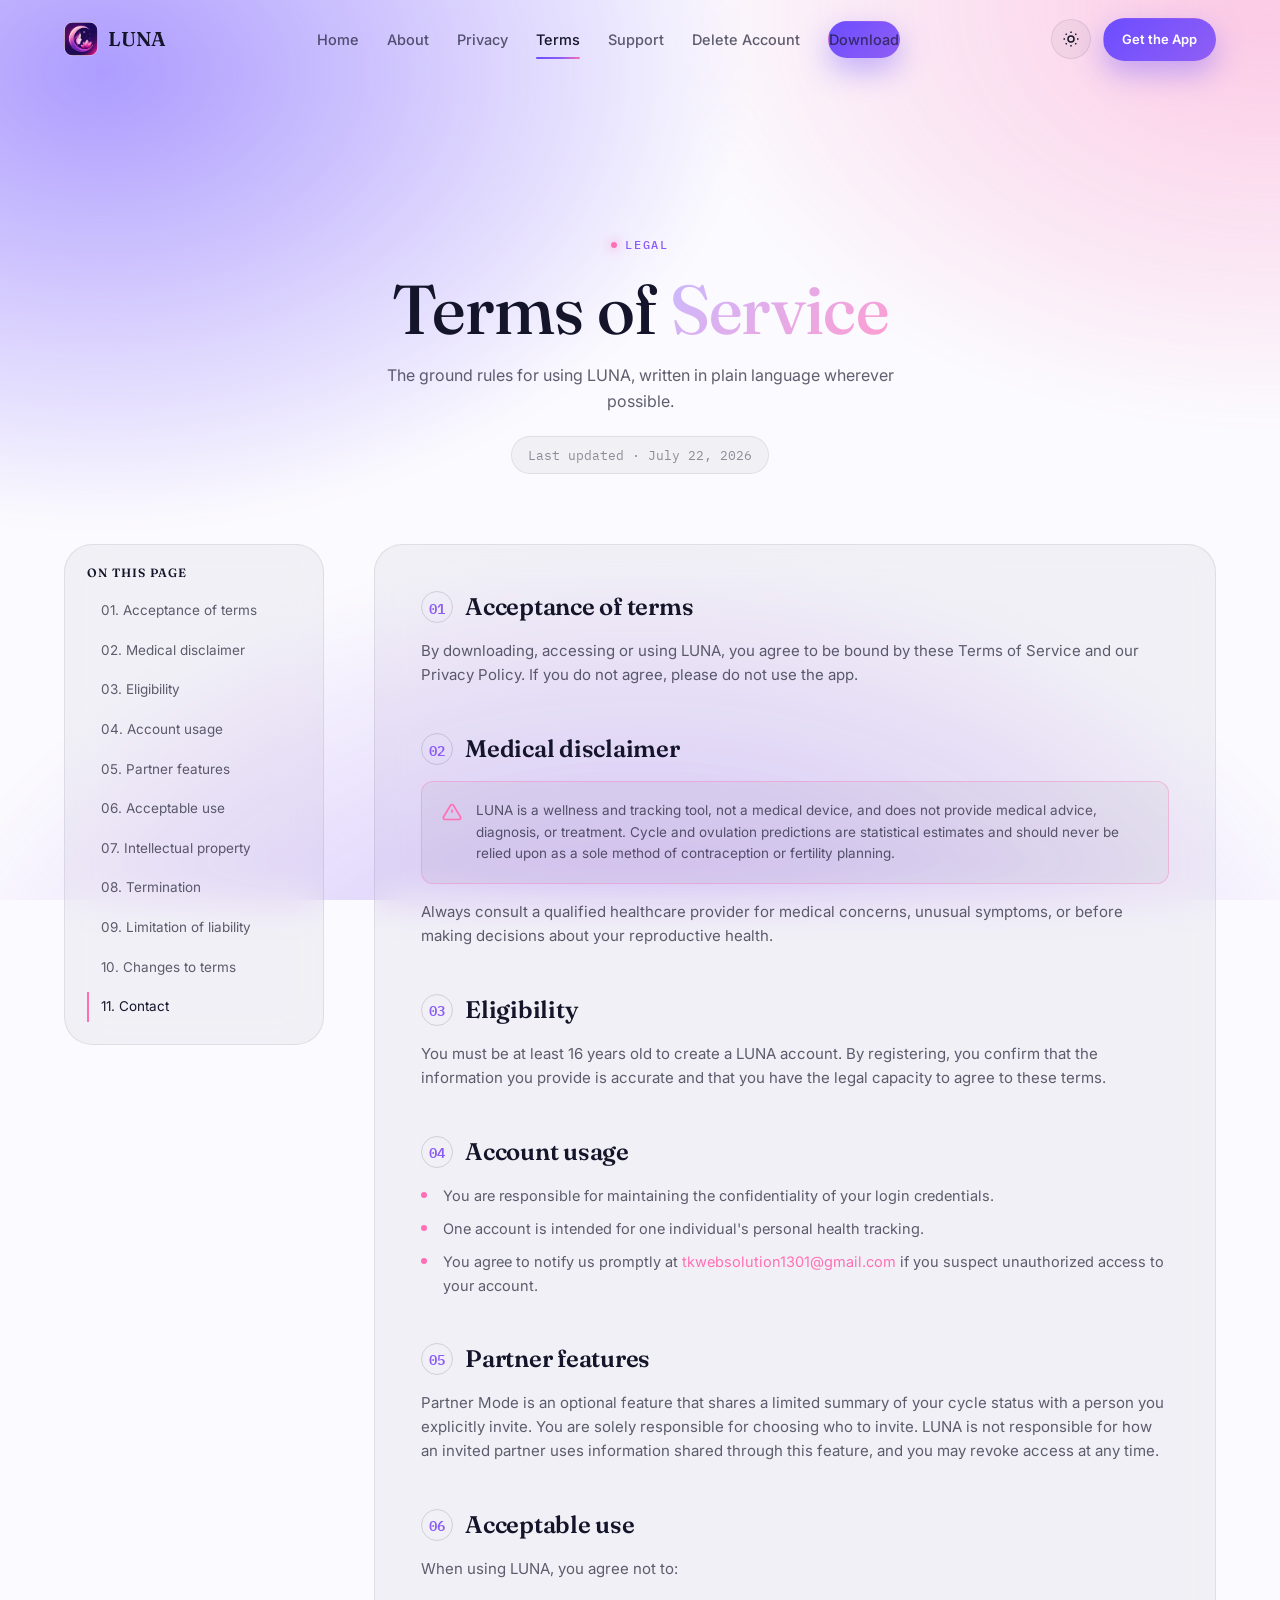
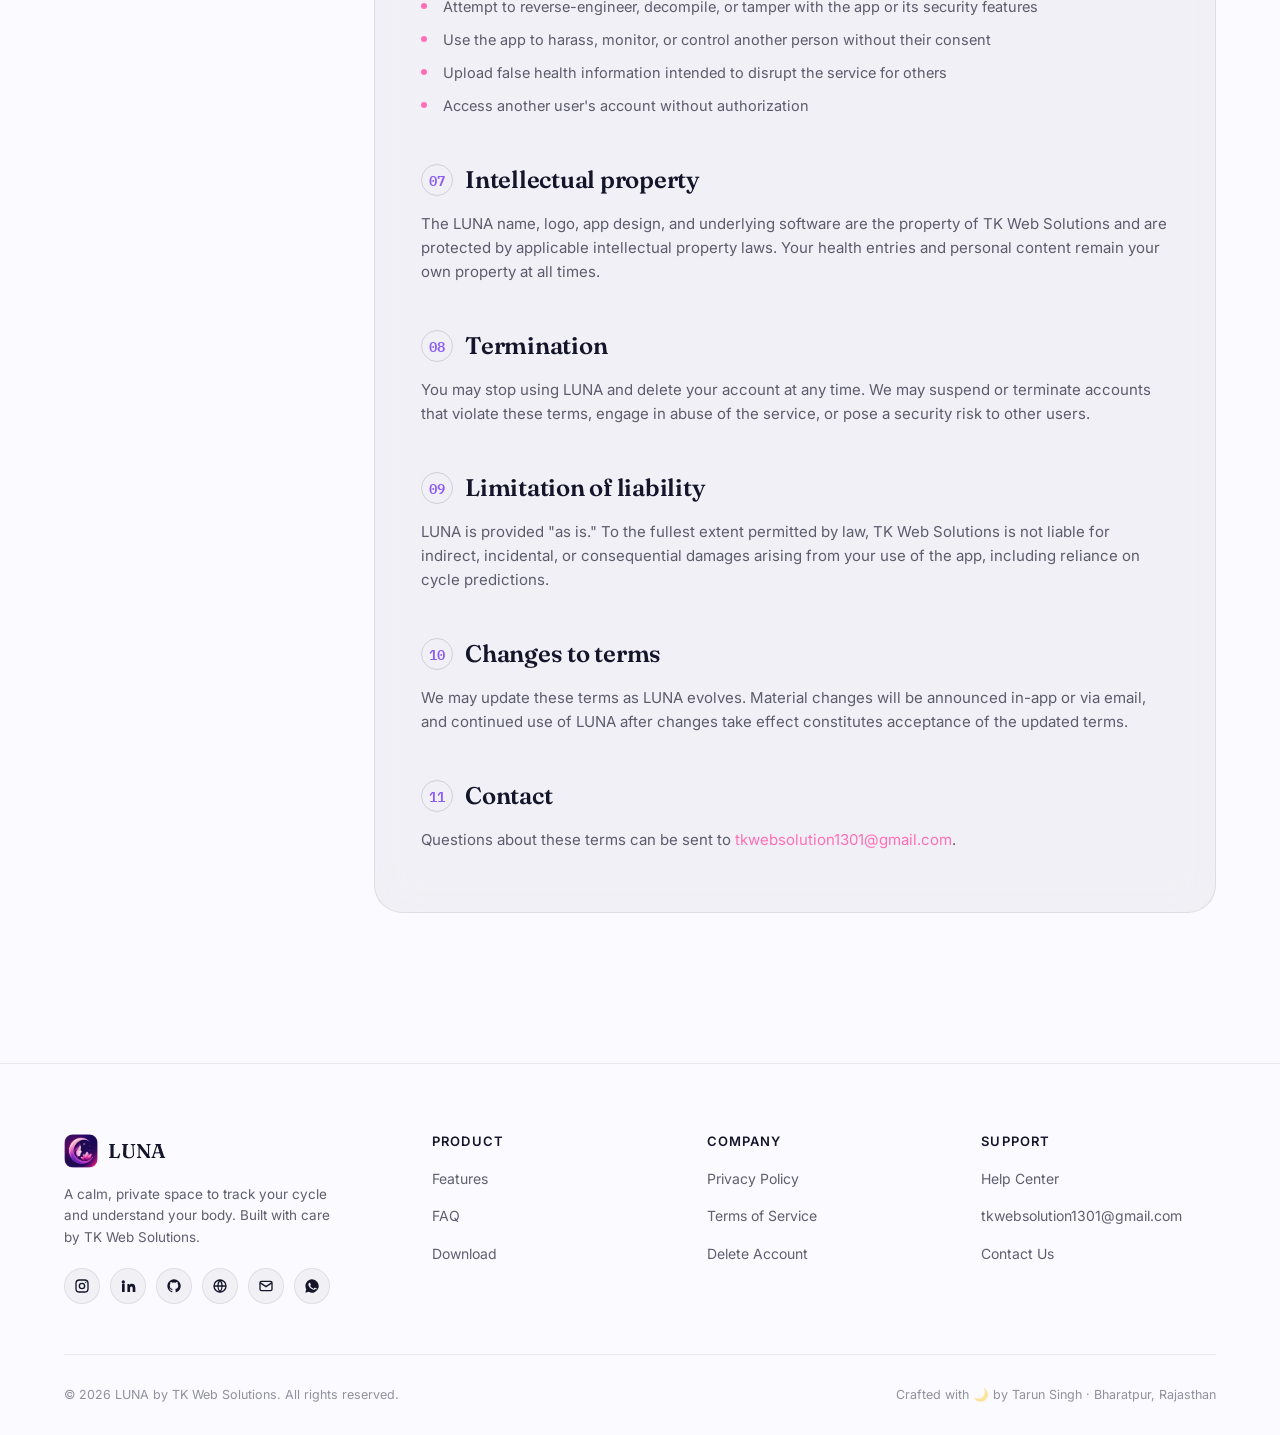
<file: terms.html>
<!DOCTYPE html>
<html lang="en" data-theme="dark">
<head>
<meta charset="UTF-8">
<meta name="viewport" content="width=device-width, initial-scale=1.0">
<title>Terms of Service — LUNA</title>
<meta name="description" content="The terms that govern your use of LUNA, including eligibility, account usage, partner features, medical disclaimer and acceptable use.">
<link rel="canonical" href="https://luna-website-flame.vercel.app/terms.html">
<meta property="og:type" content="website">
<meta property="og:title" content="Terms of Service — LUNA">
<meta property="og:description" content="The terms that govern your use of LUNA.">
<meta property="og:url" content="https://luna-website-flame.vercel.app/terms.html">
<meta property="og:image" content="https://luna-website-flame.vercel.app/assets/icons/icon-512.png">
<meta name="twitter:card" content="summary_large_image">
<link rel="icon" type="image/png" sizes="32x32" href="assets/icons/favicon.png">
<link rel="apple-touch-icon" href="assets/icons/icon-180.png">
<link rel="manifest" href="manifest.json">
<meta name="theme-color" content="#0F1021">
<meta name="robots" content="index, follow">
<link rel="stylesheet" href="css/style.css">
</head>
<body>
<div class="aurora"></div>
<div class="noise"></div>

<header class="site-header">
  <div class="container">
    <a href="index.html" class="brand"><img src="assets/images/app-icon.png" alt="LUNA logo">LUNA</a>
    <nav class="nav-links" id="navLinks">
      <a href="index.html">Home</a>
      <a href="index.html#about">About</a>
      <a href="privacy-policy.html">Privacy</a>
      <a href="terms.html" class="active">Terms</a>
      <a href="support.html">Support</a>
      <a href="delete-account.html">Delete Account</a>
      <a href="index.html#download" class="btn btn-primary btn-sm">Download</a>
    </nav>
    <div class="header-actions">
      <button class="theme-toggle" aria-label="Toggle dark and light theme" aria-pressed="false">
        <svg class="moon" viewBox="0 0 24 24" fill="none" stroke="currentColor" stroke-width="2"><path d="M21 12.79A9 9 0 1 1 11.21 3 7 7 0 0 0 21 12.79Z"/></svg>
        <svg class="sun" viewBox="0 0 24 24" fill="none" stroke="currentColor" stroke-width="2"><circle cx="12" cy="12" r="4"/><path d="M12 2v2M12 20v2M4.93 4.93l1.41 1.41M17.66 17.66l1.41 1.41M2 12h2M20 12h2M6.34 17.66l-1.41 1.41M19.07 4.93l-1.41 1.41"/></svg>
      </button>
      <a href="index.html#download" class="btn btn-primary btn-sm desktop-only">Get the App</a>
      <button class="nav-toggle" id="navToggle" aria-label="Toggle menu" aria-expanded="false"><span></span><span></span><span></span></button>
    </div>
  </div>
</header>

<main>
  <section class="page-hero">
    <div class="container">
      <span class="eyebrow">Legal</span>
      <h1>Terms of <span class="text-gradient">Service</span></h1>
      <p>The ground rules for using LUNA, written in plain language wherever possible.</p>
      <div class="updated-badge">Last updated · July 22, 2026</div>
    </div>
  </section>

  <section class="section" style="padding-top:0;">
    <div class="container">
      <div class="legal-layout">
        <aside class="legal-toc glass">
          <h4>On this page</h4>
          <ul>
            <li><a href="#acceptance">01. Acceptance of terms</a></li>
            <li><a href="#medical">02. Medical disclaimer</a></li>
            <li><a href="#eligibility">03. Eligibility</a></li>
            <li><a href="#account">04. Account usage</a></li>
            <li><a href="#partner">05. Partner features</a></li>
            <li><a href="#acceptable">06. Acceptable use</a></li>
            <li><a href="#ip">07. Intellectual property</a></li>
            <li><a href="#termination">08. Termination</a></li>
            <li><a href="#liability">09. Limitation of liability</a></li>
            <li><a href="#changes">10. Changes to terms</a></li>
            <li><a href="#contact">11. Contact</a></li>
          </ul>
        </aside>

        <article class="legal-content glass">

          <section id="acceptance">
            <h2><span class="num">01</span>Acceptance of terms</h2>
            <p>By downloading, accessing or using LUNA, you agree to be bound by these Terms of Service and our Privacy Policy. If you do not agree, please do not use the app.</p>
          </section>

          <section id="medical">
            <h2><span class="num">02</span>Medical disclaimer</h2>
            <div class="callout warn">
              <svg viewBox="0 0 24 24" fill="none" stroke="currentColor" stroke-width="2"><path d="M12 9v4M12 17h.01M10.3 3.9 1.8 18a2 2 0 0 0 1.7 3h17a2 2 0 0 0 1.7-3L13.7 3.9a2 2 0 0 0-3.4 0Z"/></svg>
              <p>LUNA is a wellness and tracking tool, not a medical device, and does not provide medical advice, diagnosis, or treatment. Cycle and ovulation predictions are statistical estimates and should never be relied upon as a sole method of contraception or fertility planning.</p>
            </div>
            <p>Always consult a qualified healthcare provider for medical concerns, unusual symptoms, or before making decisions about your reproductive health.</p>
          </section>

          <section id="eligibility">
            <h2><span class="num">03</span>Eligibility</h2>
            <p>You must be at least 16 years old to create a LUNA account. By registering, you confirm that the information you provide is accurate and that you have the legal capacity to agree to these terms.</p>
          </section>

          <section id="account">
            <h2><span class="num">04</span>Account usage</h2>
            <ul>
              <li>You are responsible for maintaining the confidentiality of your login credentials.</li>
              <li>One account is intended for one individual's personal health tracking.</li>
              <li>You agree to notify us promptly at <a href="mailto:tkwebsolution1301@gmail.com" style="color:var(--accent);">tkwebsolution1301@gmail.com</a> if you suspect unauthorized access to your account.</li>
            </ul>
          </section>

          <section id="partner">
            <h2><span class="num">05</span>Partner features</h2>
            <p>Partner Mode is an optional feature that shares a limited summary of your cycle status with a person you explicitly invite. You are solely responsible for choosing who to invite. LUNA is not responsible for how an invited partner uses information shared through this feature, and you may revoke access at any time.</p>
          </section>

          <section id="acceptable">
            <h2><span class="num">06</span>Acceptable use</h2>
            <p>When using LUNA, you agree not to:</p>
            <ul>
              <li>Attempt to reverse-engineer, decompile, or tamper with the app or its security features</li>
              <li>Use the app to harass, monitor, or control another person without their consent</li>
              <li>Upload false health information intended to disrupt the service for others</li>
              <li>Access another user's account without authorization</li>
            </ul>
          </section>

          <section id="ip">
            <h2><span class="num">07</span>Intellectual property</h2>
            <p>The LUNA name, logo, app design, and underlying software are the property of TK Web Solutions and are protected by applicable intellectual property laws. Your health entries and personal content remain your own property at all times.</p>
          </section>

          <section id="termination">
            <h2><span class="num">08</span>Termination</h2>
            <p>You may stop using LUNA and delete your account at any time. We may suspend or terminate accounts that violate these terms, engage in abuse of the service, or pose a security risk to other users.</p>
          </section>

          <section id="liability">
            <h2><span class="num">09</span>Limitation of liability</h2>
            <p>LUNA is provided "as is." To the fullest extent permitted by law, TK Web Solutions is not liable for indirect, incidental, or consequential damages arising from your use of the app, including reliance on cycle predictions.</p>
          </section>

          <section id="changes">
            <h2><span class="num">10</span>Changes to terms</h2>
            <p>We may update these terms as LUNA evolves. Material changes will be announced in-app or via email, and continued use of LUNA after changes take effect constitutes acceptance of the updated terms.</p>
          </section>

          <section id="contact">
            <h2><span class="num">11</span>Contact</h2>
            <p>Questions about these terms can be sent to <a href="mailto:tkwebsolution1301@gmail.com" style="color:var(--accent);">tkwebsolution1301@gmail.com</a>.</p>
          </section>

        </article>
      </div>
    </div>
  </section>
</main>

<footer class="site-footer">
  <div class="container">
    <div class="footer-top">
      <div class="footer-brand">
        <a href="index.html" class="brand"><img src="assets/images/app-icon.png" alt="LUNA logo">LUNA</a>
        <p>A calm, private space to track your cycle and understand your body. Built with care by TK Web Solutions.</p>
        <div class="footer-social">
          <a href="#" aria-label="Instagram"><svg viewBox="0 0 24 24" fill="none" stroke="currentColor" stroke-width="2"><rect x="3" y="3" width="18" height="18" rx="5"/><circle cx="12" cy="12" r="4"/><circle cx="17.5" cy="6.5" r="1" fill="currentColor" stroke="none"/></svg></a>
          <a href="#" aria-label="LinkedIn"><svg viewBox="0 0 24 24" fill="currentColor"><path d="M4.98 3.5a2.5 2.5 0 1 1 0 5 2.5 2.5 0 0 1 0-5ZM3 9h4v12H3V9Zm7 0h3.8v1.7h.05c.53-1 1.83-2.05 3.77-2.05C21.4 8.65 23 11 23 14.8V21h-4v-5.4c0-1.3-.02-2.97-1.81-2.97-1.82 0-2.1 1.42-2.1 2.87V21h-4V9Z"/></svg></a>
          <a href="#" aria-label="GitHub"><svg viewBox="0 0 24 24" fill="currentColor"><path d="M12 2a10 10 0 0 0-3.16 19.5c.5.1.68-.22.68-.48v-1.7c-2.78.6-3.37-1.34-3.37-1.34-.46-1.16-1.11-1.47-1.11-1.47-.9-.62.07-.6.07-.6 1 .07 1.53 1.03 1.53 1.03.9 1.52 2.34 1.08 2.91.83.09-.65.35-1.08.63-1.33-2.22-.25-4.56-1.11-4.56-4.95 0-1.1.39-1.99 1.03-2.69-.1-.25-.45-1.27.1-2.65 0 0 .84-.27 2.75 1.02a9.6 9.6 0 0 1 5 0c1.9-1.3 2.75-1.02 2.75-1.02.55 1.38.2 2.4.1 2.65.64.7 1.03 1.6 1.03 2.69 0 3.85-2.34 4.7-4.57 4.94.36.31.68.92.68 1.86v2.76c0 .27.18.58.69.48A10 10 0 0 0 12 2Z"/></svg></a>
          <a href="#" aria-label="Website"><svg viewBox="0 0 24 24" fill="none" stroke="currentColor" stroke-width="2"><circle cx="12" cy="12" r="9"/><path d="M3 12h18M12 3a15 15 0 0 1 0 18M12 3a15 15 0 0 0 0 18"/></svg></a>
          <a href="#" aria-label="Email"><svg viewBox="0 0 24 24" fill="none" stroke="currentColor" stroke-width="2"><rect x="3" y="5" width="18" height="14" rx="2"/><path d="m3 7 9 6 9-6"/></svg></a>
          <a href="#" aria-label="WhatsApp"><svg viewBox="0 0 24 24" fill="currentColor"><path d="M12 2a10 10 0 0 0-8.6 15L2 22l5.1-1.3A10 10 0 1 0 12 2Zm5.6 14.3c-.2.6-1.3 1.2-1.9 1.3-.5.1-1.1.1-1.7-.1-.4-.1-.9-.3-1.6-.6-2.8-1.2-4.6-4-4.7-4.2-.1-.2-1.1-1.5-1.1-2.8s.7-2 1-2.3c.2-.3.5-.4.7-.4h.5c.2 0 .4 0 .6.5.2.6.7 1.9.8 2 .1.2.1.4 0 .6-.1.2-.1.3-.3.5-.1.2-.3.4-.4.5-.2.2-.3.4-.1.7.2.3.9 1.5 1.9 2.4 1.3 1.2 2.4 1.5 2.7 1.7.3.2.5.1.7-.1.2-.2.8-.9 1-1.3.2-.3.4-.3.7-.2.3.1 1.8.9 2.1 1 .3.2.5.2.6.3.1.2.1.8-.1 1.4Z"/></svg></a>
        </div>
      </div>
      <div class="footer-col">
        <h4>Product</h4>
        <ul><li><a href="index.html#features">Features</a></li><li><a href="index.html#faq">FAQ</a></li><li><a href="index.html#download">Download</a></li></ul>
      </div>
      <div class="footer-col">
        <h4>Company</h4>
        <ul><li><a href="privacy-policy.html">Privacy Policy</a></li><li><a href="terms.html">Terms of Service</a></li><li><a href="delete-account.html">Delete Account</a></li></ul>
      </div>
      <div class="footer-col">
        <h4>Support</h4>
        <ul><li><a href="support.html">Help Center</a></li><li><a href="mailto:tkwebsolution1301@gmail.com">tkwebsolution1301@gmail.com</a></li><li><a href="support.html#contact">Contact Us</a></li></ul>
      </div>
    </div>
    <div class="footer-bottom">
      <span>© <span data-year></span> LUNA by TK Web Solutions. All rights reserved.</span>
      <span class="made">Crafted with 🌙 by Tarun Singh · Bharatpur, Rajasthan</span>
    </div>
  </div>
</footer>

<script src="js/main.js"></script>
</body>
</html>
</file>
<file: css/style.css>
/* ============================================================
   LUNA — Your Personal Wellness Companion
   Design system: deep-night glass, lunar cycle motif
   ============================================================ */

@import url('https://fonts.googleapis.com/css2?family=Fraunces:ital,opsz,wght@0,9..144,300;0,9..144,400;0,9..144,500;0,9..144,600;0,9..144,700;1,9..144,400;1,9..144,500&family=Inter:wght@400;500;600;700;800&family=IBM+Plex+Mono:wght@400;500&display=swap');

:root{
  /* --- brand tokens (as specified) --- */
  --bg:        #0F1021;
  --primary:   #6C4DFF;
  --secondary: #8B5CF6;
  --accent:    #FF6FB5;
  --white:     #FFFFFF;

  /* --- derived dark-mode surface system --- */
  --bg-deep:      #08091A;
  --bg-elevated:  #14152B;
  --surface:      rgba(255,255,255,0.055);
  --surface-hi:   rgba(255,255,255,0.09);
  --border-soft:  rgba(255,255,255,0.10);
  --border-hi:    rgba(255,255,255,0.18);
  --ink:          #F4F2FF;
  --ink-dim:      rgba(244,242,255,0.68);
  --ink-faint:    rgba(244,242,255,0.42);
  --mint:         #8FF3D0; /* sparing use — wellness/positive stat accent */

  /* --- gradients --- */
  --grad-aurora: radial-gradient(60% 60% at 20% 20%, rgba(108,77,255,0.55) 0%, rgba(108,77,255,0) 60%),
                 radial-gradient(55% 55% at 85% 15%, rgba(255,111,181,0.35) 0%, rgba(255,111,181,0) 60%),
                 radial-gradient(70% 70% at 50% 100%, rgba(139,92,246,0.40) 0%, rgba(139,92,246,0) 60%);
  --grad-brand: linear-gradient(135deg, var(--primary) 0%, var(--secondary) 55%, var(--accent) 100%);
  --grad-text:  linear-gradient(135deg, #C9BBFF 0%, #FF9CD0 100%);

  /* --- type scale --- */
  --font-display: 'Fraunces', ui-serif, Georgia, serif;
  --font-body: 'Inter', -apple-system, BlinkMacSystemFont, 'Segoe UI', sans-serif;
  --font-mono: 'IBM Plex Mono', ui-monospace, monospace;

  --radius-s: 12px;
  --radius-m: 20px;
  --radius-l: 28px;
  --radius-xl: 40px;

  --shadow-soft: 0 20px 60px rgba(5,4,20,0.45);
  --shadow-glow: 0 0 0 1px rgba(255,255,255,0.06), 0 20px 50px rgba(108,77,255,0.25);

  --ease: cubic-bezier(0.22, 1, 0.36, 1);
  --container: 1200px;

  color-scheme: dark;
}

/* ---------- Light mode overrides ---------- */
html[data-theme="light"]{
  --bg: #FBFAFE;
  --bg-deep: #F3F1FB;
  --bg-elevated: #FFFFFF;
  --surface: rgba(15,16,33,0.04);
  --surface-hi: rgba(15,16,33,0.07);
  --border-soft: rgba(15,16,33,0.08);
  --border-hi: rgba(15,16,33,0.14);
  --ink: #14152B;
  --ink-dim: rgba(20,21,43,0.68);
  --ink-faint: rgba(20,21,43,0.46);
  --shadow-soft: 0 20px 60px rgba(108,77,255,0.12);
  color-scheme: light;
}

/* ---------- Reset ---------- */
*,*::before,*::after{ box-sizing: border-box; margin:0; padding:0; }
html{ scroll-behavior:smooth; }
body{
  background: var(--bg);
  color: var(--ink);
  font-family: var(--font-body);
  font-size: 16px;
  line-height: 1.6;
  -webkit-font-smoothing: antialiased;
  overflow-x: hidden;
  transition: background .4s var(--ease), color .4s var(--ease);
}
img{ max-width:100%; display:block; }
a{ color:inherit; text-decoration:none; }
ul{ list-style:none; }
button{ font-family:inherit; cursor:pointer; }
input, textarea, select{ font-family:inherit; font-size:inherit; }

::selection{ background: var(--primary); color:#fff; }

:focus-visible{
  outline: 2px solid var(--accent);
  outline-offset: 3px;
  border-radius: 6px;
}

@media (prefers-reduced-motion: reduce){
  *, *::before, *::after{
    animation-duration: 0.01ms !important;
    animation-iteration-count: 1 !important;
    transition-duration: 0.01ms !important;
    scroll-behavior: auto !important;
  }
}

.container{
  width:100%;
  max-width: var(--container);
  margin: 0 auto;
  padding: 0 24px;
}

.eyebrow{
  display:inline-flex;
  align-items:center;
  gap:8px;
  font-family: var(--font-mono);
  font-size: 12px;
  letter-spacing: 0.14em;
  text-transform: uppercase;
  color: var(--secondary);
  font-weight:500;
}
.eyebrow::before{
  content:'';
  width:6px; height:6px;
  border-radius:50%;
  background: var(--accent);
  box-shadow: 0 0 12px var(--accent);
}

h1,h2,h3,h4{
  font-family: var(--font-display);
  font-weight: 600;
  line-height: 1.08;
  letter-spacing: -0.01em;
  color: var(--white);
}
html[data-theme="light"] h1, html[data-theme="light"] h2, html[data-theme="light"] h3, html[data-theme="light"] h4{ color: var(--ink); }

h1{ font-size: clamp(2.6rem, 5.4vw, 4.6rem); font-weight: 500; }
h2{ font-size: clamp(2rem, 3.6vw, 3rem); }
h3{ font-size: clamp(1.25rem, 2vw, 1.6rem); }

p{ color: var(--ink-dim); }
.lede{ font-size: clamp(1.05rem, 1.6vw, 1.25rem); color: var(--ink-dim); max-width: 46ch; }

.text-gradient{
  background: var(--grad-text);
  -webkit-background-clip:text;
  background-clip:text;
  color:transparent;
}

/* ---------- Buttons ---------- */
.btn{
  display:inline-flex;
  align-items:center;
  justify-content:center;
  gap:10px;
  padding: 14px 26px;
  border-radius: 100px;
  font-weight:600;
  font-size: 15px;
  border: 1px solid transparent;
  transition: transform .35s var(--ease), box-shadow .35s var(--ease), background .35s var(--ease), border-color .35s var(--ease);
  white-space: nowrap;
}
.btn-primary{
  background: var(--grad-brand);
  background-size: 160% 160%;
  color:#fff;
  box-shadow: 0 12px 30px rgba(108,77,255,0.4);
}
.btn-primary:hover{ transform: translateY(-2px); box-shadow: 0 16px 40px rgba(255,111,181,0.35); background-position: 100% 50%; }
.btn-ghost{
  background: var(--surface);
  border-color: var(--border-soft);
  color: var(--ink);
  backdrop-filter: blur(12px);
}
.btn-ghost:hover{ background: var(--surface-hi); border-color: var(--border-hi); transform: translateY(-2px); }
.btn-sm{ padding: 10px 18px; font-size:13px; }
.btn-block{ width:100%; }

/* ---------- Glass card ---------- */
.glass{
  background: var(--surface);
  border: 1px solid var(--border-soft);
  border-radius: var(--radius-l);
  backdrop-filter: blur(20px) saturate(140%);
  -webkit-backdrop-filter: blur(20px) saturate(140%);
}

/* ---------- Ambient aurora background ---------- */
.aurora{
  position: fixed;
  inset: 0;
  z-index: -2;
  background: var(--bg);
  overflow:hidden;
}
.aurora::before{
  content:'';
  position:absolute;
  inset: -20%;
  background: var(--grad-aurora);
  filter: blur(10px);
  animation: driftAurora 22s ease-in-out infinite alternate;
}
@keyframes driftAurora{
  0%{ transform: translate3d(0,0,0) scale(1); }
  100%{ transform: translate3d(-3%, 3%, 0) scale(1.08); }
}
.noise{
  position:fixed; inset:0; z-index:-1; pointer-events:none;
  opacity:.035; mix-blend-mode: overlay;
  background-image:url("data:image/svg+xml,%3Csvg xmlns='http://www.w3.org/2000/svg' width='120' height='120'%3E%3Cfilter id='n'%3E%3CfeTurbulence type='fractalNoise' baseFrequency='0.9' numOctaves='2' stitchTiles='stitch'/%3E%3C/filter%3E%3Crect width='100%25' height='100%25' filter='url(%23n)'/%3E%3C/svg%3E");
}
html[data-theme="light"] .noise{ opacity:.02; }

/* ---------- Cycle ring — signature motif ---------- */
.cycle-ring{
  --ring-size: 520px;
  position:absolute;
  width: var(--ring-size); height: var(--ring-size);
  border-radius:50%;
  border: 1px dashed var(--border-hi);
  pointer-events:none;
}
.cycle-ring::after{
  content:'';
  position:absolute;
  top:-4px; left:50%;
  width:8px; height:8px;
  transform: translateX(-50%);
  border-radius:50%;
  background: var(--accent);
  box-shadow: 0 0 16px var(--accent);
}
.cycle-ring.spin{ animation: spinRing 60s linear infinite; }
.cycle-ring.spin-slow{ animation: spinRing 110s linear infinite reverse; }
@keyframes spinRing{ to{ transform: rotate(360deg); } }

/* ---------- Header ---------- */
.site-header{
  position: sticky;
  top:0;
  z-index: 100;
  padding: 18px 0;
  transition: background .3s var(--ease), border-color .3s var(--ease), padding .3s var(--ease);
  border-bottom: 1px solid transparent;
}
.site-header.scrolled{
  background: color-mix(in srgb, var(--bg) 78%, transparent);
  backdrop-filter: blur(16px) saturate(140%);
  border-bottom-color: var(--border-soft);
  padding: 12px 0;
}
.site-header .container{
  display:flex;
  align-items:center;
  justify-content:space-between;
  gap: 24px;
}
.brand{
  display:flex;
  align-items:center;
  gap: 10px;
  font-family: var(--font-display);
  font-size: 20px;
  font-weight:600;
  color: var(--white);
}
html[data-theme="light"] .brand{ color: var(--ink); }
.brand img{ width:34px; height:34px; border-radius:9px; }

.nav-links{
  display:flex;
  align-items:center;
  gap: 28px;
}
.nav-links a{
  font-size: 14.5px;
  font-weight:500;
  color: var(--ink-dim);
  position:relative;
  padding: 6px 0;
  transition: color .25s var(--ease);
}
.nav-links a:hover, .nav-links a.active{ color: var(--white); }
html[data-theme="light"] .nav-links a:hover, html[data-theme="light"] .nav-links a.active{ color: var(--ink); }
.nav-links a::after{
  content:'';
  position:absolute; left:0; right:100%; bottom:-2px;
  height:2px; border-radius:2px;
  background: var(--grad-brand);
  transition: right .3s var(--ease);
}
.nav-links a:hover::after, .nav-links a.active::after{ right:0; }

.header-actions{ display:flex; align-items:center; gap:12px; }

.theme-toggle{
  width:40px; height:40px;
  display:grid; place-items:center;
  border-radius:50%;
  background: var(--surface);
  border:1px solid var(--border-soft);
  color: var(--ink);
  transition: background .3s var(--ease), transform .3s var(--ease);
}
.theme-toggle:hover{ background: var(--surface-hi); transform: rotate(20deg); }
.theme-toggle svg{ width:18px; height:18px; }
.theme-toggle .sun{ display:none; }
html[data-theme="light"] .theme-toggle .moon{ display:none; }
html[data-theme="light"] .theme-toggle .sun{ display:block; }

.nav-toggle{
  display:none;
  width:40px; height:40px;
  border-radius:50%;
  background: var(--surface);
  border:1px solid var(--border-soft);
  align-items:center; justify-content:center;
  flex-direction:column; gap:4px;
}
.nav-toggle span{ width:16px; height:2px; background:var(--ink); border-radius:2px; transition:.3s var(--ease); }
.nav-toggle.open span:nth-child(1){ transform: translateY(6px) rotate(45deg); }
.nav-toggle.open span:nth-child(2){ opacity:0; }
.nav-toggle.open span:nth-child(3){ transform: translateY(-6px) rotate(-45deg); }

/* ---------- Mobile nav ---------- */
@media (max-width: 880px){
  .nav-links{
    position: fixed;
    inset: 72px 16px auto 16px;
    flex-direction:column;
    align-items: flex-start;
    padding: 22px;
    gap: 6px;
    background: var(--bg-elevated);
    border: 1px solid var(--border-soft);
    border-radius: var(--radius-m);
    box-shadow: var(--shadow-soft);
    transform-origin: top right;
    transform: scale(.96) translateY(-8px);
    opacity:0;
    visibility:hidden;
    transition: all .3s var(--ease);
  }
  .nav-links.open{ opacity:1; visibility:visible; transform:none; }
  .nav-links a{ padding:10px 4px; width:100%; }
  .nav-links .btn{ margin-top:8px; width:100%; }
  .nav-toggle{ display:flex; }
  .header-actions .btn-primary.desktop-only{ display:none; }
}

/* ============================================================
   HERO
   ============================================================ */
.hero{
  position: relative;
  padding: 96px 0 60px;
  overflow: hidden;
}
.hero .container{
  display:grid;
  grid-template-columns: 1.05fr 0.95fr;
  align-items:center;
  gap: 40px;
}
.hero-copy .eyebrow{ margin-bottom: 20px; }
.hero-copy h1{ margin-bottom: 22px; }
.hero-copy .lede{ margin-bottom: 34px; }
.hero-ctas{ display:flex; gap:14px; flex-wrap:wrap; margin-bottom: 36px; }

.store-badges{ display:flex; gap:12px; flex-wrap:wrap; }
.store-badge{
  display:flex; align-items:center; gap:10px;
  padding: 10px 16px;
  border-radius: var(--radius-s);
  background: var(--surface);
  border:1px solid var(--border-soft);
  font-size:13px;
  transition: transform .3s var(--ease), background .3s var(--ease);
}
.store-badge:hover{ transform: translateY(-2px); background: var(--surface-hi); }
.store-badge svg{ width:20px; height:20px; }
.store-badge .store-lines{ display:flex; flex-direction:column; line-height:1.2; }
.store-badge .store-lines small{ font-size:10px; color: var(--ink-faint); text-transform:uppercase; letter-spacing:.06em; }
.store-badge .store-lines strong{ font-size:14px; color: var(--white); }
html[data-theme="light"] .store-badge .store-lines strong{ color: var(--ink); }

.hero-visual{ position:relative; display:grid; place-items:center; min-height: 560px; }
.hero-visual .cycle-ring:nth-child(1){ --ring-size: 460px; }
.hero-visual .cycle-ring:nth-child(2){ --ring-size: 560px; opacity:.6; }

.phone{
  position:relative;
  width: 270px;
  height: 560px;
  border-radius: 46px;
  background: linear-gradient(160deg, #1B1C36, #0B0C1E);
  border: 1px solid var(--border-hi);
  box-shadow: var(--shadow-glow);
  padding: 14px;
  animation: floatPhone 6s ease-in-out infinite;
  z-index:2;
}
@keyframes floatPhone{
  0%,100%{ transform: translateY(0) rotate(-1.5deg); }
  50%{ transform: translateY(-16px) rotate(1.2deg); }
}
.phone-screen{
  width:100%; height:100%;
  border-radius: 34px;
  overflow:hidden;
  background: linear-gradient(200deg, #201F45, #0D0E22 60%, #1C1030);
  position:relative;
  display:flex; flex-direction:column;
  padding: 22px 18px;
}
.phone-notch{
  position:absolute; top:10px; left:50%; transform:translateX(-50%);
  width:90px; height:22px; background:#08091A; border-radius:20px;
}
.phone-greeting{ margin-top: 34px; }
.phone-greeting span{ display:block; font-family: var(--font-mono); font-size:11px; color: var(--ink-faint); letter-spacing:.08em; text-transform:uppercase;}
.phone-greeting strong{ display:block; font-family: var(--font-display); font-size:22px; color:#fff; margin-top:4px; }
.phone-card{
  margin-top: 22px;
  background: rgba(255,255,255,0.07);
  border: 1px solid rgba(255,255,255,0.1);
  border-radius: 18px;
  padding: 16px;
  backdrop-filter: blur(10px);
}
.phone-card .row{ display:flex; justify-content:space-between; align-items:center; font-size:12px; color: rgba(255,255,255,0.6); margin-bottom:10px; }
.phone-ring-wrap{ display:flex; align-items:center; gap:14px; }
.phone-ring{ width:64px; height:64px; }
.phone-ring-text strong{ display:block; color:#fff; font-size:20px; font-family:var(--font-display); }
.phone-ring-text span{ font-size:11px; color: rgba(255,255,255,0.55); }
.phone-tags{ display:flex; gap:8px; margin-top:16px; flex-wrap:wrap; }
.phone-tag{ font-size:10.5px; padding:6px 10px; border-radius:100px; background: rgba(255,255,255,0.08); color:#fff; border:1px solid rgba(255,255,255,0.12); }
.phone-nav{ margin-top:auto; display:flex; justify-content:space-around; padding-top:16px; }
.phone-nav i{ width:20px; height:20px; border-radius:6px; background: rgba(255,255,255,0.14); display:block; }
.phone-nav i:first-child{ background: var(--grad-brand); }

.float-chip{
  position:absolute;
  padding: 10px 14px;
  border-radius: 14px;
  background: var(--surface);
  border: 1px solid var(--border-soft);
  backdrop-filter: blur(16px);
  display:flex; align-items:center; gap:8px;
  font-size:12.5px; font-weight:600; color:var(--white);
  box-shadow: var(--shadow-soft);
  z-index:3;
  animation: floatChip 5s ease-in-out infinite;
}
html[data-theme="light"] .float-chip{ color: var(--ink); }
.float-chip.chip-a{ top: 14%; left: -4%; animation-delay: .3s; }
.float-chip.chip-b{ bottom: 18%; right: -6%; animation-delay: 1.1s; }
.float-chip .dot{ width:8px; height:8px; border-radius:50%; background: var(--mint); box-shadow:0 0 10px var(--mint); }
@keyframes floatChip{
  0%,100%{ transform: translateY(0); }
  50%{ transform: translateY(-10px); }
}

/* ---------- Trust strip ---------- */
.trust-strip{ padding: 30px 0; border-top:1px solid var(--border-soft); border-bottom:1px solid var(--border-soft); }
.trust-strip .container{ display:flex; align-items:center; justify-content:space-between; gap:24px; flex-wrap:wrap; }
.trust-item{ display:flex; align-items:center; gap:10px; color: var(--ink-faint); font-size:13px; font-weight:500; }
.trust-item svg{ width:18px; height:18px; color: var(--secondary); }

/* ============================================================
   SECTIONS — shared
   ============================================================ */
.section{ padding: 110px 0; position:relative; }
.section-head{ max-width: 640px; margin: 0 auto 60px; text-align:center; }
.section-head .eyebrow{ justify-content:center; margin-bottom:16px; }
.section-head h2{ margin-bottom: 16px; }
.section-head p{ margin: 0 auto; }

/* ---------- Feature grid ---------- */
.feature-grid{
  display:grid;
  grid-template-columns: repeat(3, 1fr);
  gap: 22px;
}
.feature-card{
  padding: 32px 26px;
  transition: transform .4s var(--ease), border-color .4s var(--ease), background .4s var(--ease);
  position:relative;
  overflow:hidden;
}
.feature-card:hover{ transform: translateY(-6px); border-color: var(--border-hi); background: var(--surface-hi); }
.feature-card .ficon{
  width: 52px; height:52px;
  border-radius: 16px;
  display:grid; place-items:center;
  background: var(--grad-brand);
  margin-bottom: 22px;
  box-shadow: 0 10px 24px rgba(108,77,255,0.35);
}
.feature-card .ficon svg{ width:24px; height:24px; color:#fff; }
.feature-card h3{ margin-bottom: 10px; }
.feature-card p{ font-size: 14.5px; }
.feature-card.span-2{ grid-column: span 2; }

.shot-card .shot-img{
  width: 100%;
  aspect-ratio: 9 / 16;
  object-fit: cover;
  border-radius: var(--radius-m);
  border: 1px solid var(--border-soft);
  margin-bottom: 20px;
  background: var(--bg-elevated);
}
.shot-card h3{ font-size: 15px; margin-bottom: 6px; }
.shot-card p{ font-size: 13.5px; margin: 0; }

/* ---------- Stats ---------- */
.stats-band{
  border-radius: var(--radius-xl);
  padding: 64px 40px;
  position:relative;
  overflow:hidden;
  background: linear-gradient(135deg, rgba(108,77,255,0.16), rgba(255,111,181,0.10));
  border: 1px solid var(--border-soft);
}
.stats-grid{
  display:grid;
  grid-template-columns: repeat(4, 1fr);
  gap: 24px;
  position:relative; z-index:2;
}
.stat{ text-align:center; }
.stat strong{
  display:block;
  font-family: var(--font-display);
  font-size: clamp(2.2rem, 4vw, 3.2rem);
  color: var(--white);
  font-weight:500;
}
html[data-theme="light"] .stat strong{ color:var(--ink); }
.stat span{ font-size: 13px; color: var(--ink-faint); font-family: var(--font-mono); letter-spacing: .02em; }

/* ---------- How it works / phases ---------- */
.phase-row{
  display:grid;
  grid-template-columns: repeat(4, 1fr);
  gap: 20px;
  position:relative;
}
.phase-row::before{
  content:'';
  position:absolute; top: 26px; left:6%; right:6%; height:1px;
  background: linear-gradient(90deg, transparent, var(--border-hi), transparent);
  z-index:0;
}
.phase{ position:relative; z-index:1; text-align:center; padding: 0 10px; }
.phase-moon{
  width: 52px; height:52px;
  margin: 0 auto 18px;
  border-radius:50%;
  background: var(--bg-elevated);
  border: 1px solid var(--border-hi);
  display:grid; place-items:center;
  box-shadow: var(--shadow-soft);
}
.phase-moon svg{ width:24px; height:24px; }
.phase h3{ font-size: 16px; margin-bottom:8px; }
.phase p{ font-size: 13.5px; }

/* ---------- Testimonials ---------- */
.testi-track-wrap{ overflow:hidden; margin: 0 -24px; padding: 0 24px; }
.testi-track{ display:flex; gap: 20px; }
.testi-card{
  min-width: 340px;
  max-width: 340px;
  padding: 28px;
  display:flex;
  flex-direction:column;
  gap: 18px;
}
.testi-stars{ display:flex; gap:3px; }
.testi-stars svg{ width:14px; height:14px; color: var(--accent); }
.testi-card p{ font-size: 14.5px; color: var(--ink-dim); }
.testi-person{ display:flex; align-items:center; gap:12px; margin-top:auto; }
.testi-avatar{
  width:38px; height:38px; border-radius:50%;
  background: var(--grad-brand);
  display:grid; place-items:center;
  color:#fff; font-weight:700; font-size:14px;
  font-family: var(--font-display);
}
.testi-person strong{ display:block; font-size:13.5px; color: var(--white); }
html[data-theme="light"] .testi-person strong{ color: var(--ink); }
.testi-person span{ font-size:12px; color: var(--ink-faint); }
.testi-controls{ display:flex; gap:10px; justify-content:center; margin-top: 30px; }
.testi-controls button{
  width:38px; height:38px; border-radius:50%;
  background: var(--surface); border:1px solid var(--border-soft);
  display:grid; place-items:center;
}
.testi-controls button:hover{ background: var(--surface-hi); }
.testi-controls svg{ width:16px; height:16px; }

/* ---------- Privacy pillars (used on homepage + privacy page) ---------- */
.pillars{ display:grid; grid-template-columns: repeat(4,1fr); gap:18px; }
.pillar{ padding: 26px 22px; text-align:left; }
.pillar svg{ width:24px; height:24px; color: var(--secondary); margin-bottom:14px; }
.pillar h3{ font-size:15px; margin-bottom:6px; }
.pillar p{ font-size:13px; }

/* ---------- FAQ ---------- */
.faq-list{ max-width: 760px; margin: 0 auto; display:flex; flex-direction:column; gap:12px; }
.faq-item{ overflow:hidden; }
.faq-q{
  width:100%;
  display:flex; align-items:center; justify-content:space-between;
  gap: 16px;
  padding: 22px 26px;
  background:none; border:none; color: var(--white);
  font-family: var(--font-body); font-weight:600; font-size:15.5px;
  text-align:left;
}
html[data-theme="light"] .faq-q{ color: var(--ink); }
.faq-q .plus{
  flex-shrink:0;
  width: 26px; height:26px; border-radius:50%;
  background: var(--surface-hi);
  display:grid; place-items:center;
  position:relative;
  transition: transform .35s var(--ease);
}
.faq-q .plus::before, .faq-q .plus::after{
  content:''; position:absolute; background: var(--ink); border-radius:2px;
}
.faq-q .plus::before{ width:10px; height:2px; }
.faq-q .plus::after{ width:2px; height:10px; }
.faq-item.open .faq-q .plus{ transform: rotate(135deg); background: var(--grad-brand); }
.faq-item.open .faq-q .plus::before, .faq-item.open .faq-q .plus::after{ background:#fff; }
.faq-a{
  max-height:0;
  overflow:hidden;
  transition: max-height .4s var(--ease);
  padding: 0 26px;
}
.faq-a p{ padding-bottom: 22px; font-size:14.5px; }
.faq-item.open .faq-a{ max-height: 300px; }

/* ---------- CTA band ---------- */
.cta-band{
  text-align:center;
  padding: 80px 40px;
  border-radius: var(--radius-xl);
  position:relative;
  overflow:hidden;
  background: var(--grad-brand);
}
.cta-band h2{ color:#fff; margin-bottom:16px; }
.cta-band p{ color: rgba(255,255,255,0.85); max-width:520px; margin:0 auto 32px; }
.cta-band .hero-ctas{ justify-content:center; }
.cta-band .btn-ghost{ background: rgba(255,255,255,0.14); border-color: rgba(255,255,255,0.3); color:#fff; }
.cta-band .btn-primary{ background:#fff; color: var(--primary); box-shadow:0 12px 30px rgba(0,0,0,0.25); }

/* ---------- About LUNA ---------- */
.about-grid{
  display:grid;
  grid-template-columns: 1fr 1fr;
  gap: 22px;
  align-items:stretch;
}
.about-copy{ padding: 40px; display:flex; flex-direction:column; justify-content:center; }
.about-copy h2{ margin-bottom:18px; }
.about-copy p{ margin-bottom: 16px; font-size:15px; }
.about-side{ display:flex; flex-direction:column; gap:22px; }
.value-card{ padding: 28px; flex:1; display:flex; flex-direction:column; gap:10px; }
.value-card .ficon{
  width:44px; height:44px; border-radius:14px;
  display:grid; place-items:center;
  background: var(--grad-brand);
  box-shadow: 0 10px 24px rgba(108,77,255,0.3);
}
.value-card .ficon svg{ width:20px; height:20px; color:#fff; }
.value-card h3{ font-size:16px; }
.value-card p{ font-size:13.5px; margin:0; }

/* ---------- Meet the Developer ---------- */
.dev-card{
  display:grid;
  grid-template-columns: 300px 1fr;
  gap: 44px;
  padding: 46px;
  align-items:start;
}
.dev-photo-col{ display:flex; flex-direction:column; align-items:center; text-align:center; gap:18px; }
.dev-photo{
  width: 200px; height: 200px;
  border-radius: 32px;
  background: var(--grad-brand);
  display:grid; place-items:center;
  position:relative;
  overflow:hidden;
  border: 1px solid var(--border-hi);
  box-shadow: var(--shadow-glow);
}
.dev-photo .placeholder-mark{
  display:flex; flex-direction:column; align-items:center; gap:8px;
  color: rgba(255,255,255,0.92);
}
.dev-photo .placeholder-mark svg{ width:40px; height:40px; }
.dev-photo .placeholder-mark span{ font-family: var(--font-mono); font-size:10.5px; letter-spacing:.08em; text-transform:uppercase; opacity:.85; }
.dev-name{ font-family: var(--font-display); font-size:22px; color:var(--white); }
html[data-theme="light"] .dev-name{ color:var(--ink); }
.dev-role{ font-size:13.5px; color: var(--secondary); font-weight:600; }
.dev-location{ display:flex; align-items:center; gap:6px; font-size:12.5px; color: var(--ink-faint); font-family: var(--font-mono); }
.dev-location svg{ width:14px; height:14px; }
.social-row{ display:flex; gap:10px; flex-wrap:wrap; justify-content:center; }
.social-row a{
  width:38px; height:38px; border-radius:50%;
  background: var(--surface); border:1px solid var(--border-soft);
  display:grid; place-items:center;
  transition: background .3s var(--ease), transform .3s var(--ease);
}
.social-row a:hover{ background: var(--surface-hi); transform: translateY(-2px); }
.social-row svg{ width:16px; height:16px; }

.dev-story h3{ font-size:14px; text-transform:uppercase; letter-spacing:.06em; color: var(--ink-faint); font-family: var(--font-mono); font-weight:500; margin-bottom:10px; margin-top:26px; }
.dev-story h3:first-child{ margin-top:0; }
.dev-story p{ font-size:14.5px; margin-bottom:0; }

@media (max-width: 900px){
  .about-grid{ grid-template-columns:1fr; }
  .dev-card{ grid-template-columns:1fr; }
}

/* ============================================================
   FOOTER
   ============================================================ */
.site-footer{ padding: 70px 0 30px; border-top: 1px solid var(--border-soft); margin-top: 40px; }
.footer-top{
  display:grid;
  grid-template-columns: 1.4fr repeat(3, 1fr);
  gap: 40px;
  padding-bottom: 50px;
}
.footer-brand .brand{ margin-bottom: 16px; }
.footer-brand p{ font-size: 13.5px; max-width: 30ch; margin-bottom: 20px; }
.footer-social{ display:flex; gap:10px; }
.footer-social a{
  width:36px; height:36px; border-radius:50%;
  background: var(--surface); border:1px solid var(--border-soft);
  display:grid; place-items:center;
  transition: background .3s var(--ease), transform .3s var(--ease);
}
.footer-social a:hover{ background: var(--surface-hi); transform: translateY(-2px); }
.footer-social svg{ width:16px; height:16px; }
.footer-col h4{ font-family: var(--font-body); font-size:13px; text-transform:uppercase; letter-spacing:.08em; color: var(--ink-faint); margin-bottom:18px; font-weight:600; }
.footer-col ul{ display:flex; flex-direction:column; gap:12px; }
.footer-col a{ font-size:14px; color: var(--ink-dim); transition: color .25s var(--ease); }
.footer-col a:hover{ color: var(--white); }
html[data-theme="light"] .footer-col a:hover{ color: var(--ink); }
.footer-bottom{
  display:flex; align-items:center; justify-content:space-between; flex-wrap:wrap; gap: 14px;
  padding-top: 30px; border-top: 1px solid var(--border-soft);
  font-size: 12.5px; color: var(--ink-faint);
}
.footer-bottom .made{ display:flex; align-items:center; gap:6px; }

/* ============================================================
   INNER PAGES (privacy / terms / delete / support / 404)
   ============================================================ */
.page-hero{ padding: 150px 0 70px; text-align:center; }
.page-hero .eyebrow{ justify-content:center; margin-bottom:18px; }
.page-hero h1{ margin-bottom: 16px; }
.page-hero p{ max-width: 560px; margin: 0 auto; }
.updated-badge{
  display:inline-flex; align-items:center; gap:8px;
  margin-top: 22px;
  padding: 8px 16px;
  border-radius:100px;
  background: var(--surface);
  border:1px solid var(--border-soft);
  font-size:12.5px;
  color: var(--ink-faint);
  font-family: var(--font-mono);
}

.legal-layout{ display:grid; grid-template-columns: 260px 1fr; gap: 50px; align-items:start; }
.legal-toc{ position:sticky; top: 110px; padding: 22px; }
.legal-toc h4{ font-size:12px; text-transform:uppercase; letter-spacing:.08em; color: var(--ink-faint); margin-bottom:16px; }
.legal-toc ul{ display:flex; flex-direction:column; gap:10px; }
.legal-toc a{ font-size: 13.5px; color: var(--ink-dim); display:block; padding: 4px 0; border-left:2px solid transparent; padding-left:12px; transition:.25s var(--ease); }
.legal-toc a:hover, .legal-toc a.active{ color: var(--white); border-left-color: var(--accent); }
html[data-theme="light"] .legal-toc a:hover, html[data-theme="light"] .legal-toc a.active{ color: var(--ink); }

.legal-content{ padding: 46px; }
.legal-content section{ margin-bottom: 46px; scroll-margin-top: 110px; }
.legal-content section:last-child{ margin-bottom:0; }
.legal-content h2{ font-size: 1.5rem; margin-bottom: 16px; display:flex; align-items:center; gap:12px; }
.legal-content h2 .num{ font-family: var(--font-mono); font-size:14px; color: var(--secondary); border:1px solid var(--border-hi); width:32px; height:32px; border-radius:50%; display:grid; place-items:center; flex-shrink:0; }
.legal-content h3{ font-size: 1.05rem; margin: 22px 0 10px; color: var(--white); }
html[data-theme="light"] .legal-content h3{ color: var(--ink); }
.legal-content p{ margin-bottom: 14px; font-size: 15px; }
.legal-content ul{ margin: 0 0 14px 0; display:flex; flex-direction:column; gap:10px; }
.legal-content ul li{ font-size:14.5px; color: var(--ink-dim); padding-left: 22px; position:relative; }
.legal-content ul li::before{ content:''; position:absolute; left:0; top:8px; width:6px; height:6px; border-radius:50%; background: var(--accent); }
.legal-content table{ width:100%; border-collapse:collapse; margin-bottom:16px; font-size:13.5px; }
.legal-content th, .legal-content td{ text-align:left; padding: 12px 14px; border-bottom:1px solid var(--border-soft); }
.legal-content th{ color: var(--ink-faint); font-weight:600; font-family:var(--font-mono); font-size:11.5px; text-transform:uppercase; letter-spacing:.04em; }
.callout{
  padding: 18px 20px;
  border-radius: var(--radius-s);
  border: 1px solid var(--border-soft);
  background: var(--surface);
  display:flex; gap:14px;
  margin-bottom: 16px;
}
.callout svg{ width:20px; height:20px; flex-shrink:0; color: var(--accent); margin-top:2px; }
.callout p{ margin:0; font-size:13.5px; }
.callout.warn{ border-color: rgba(255,111,181,0.35); }
.callout.info{ border-color: rgba(108,77,255,0.35); }

/* ---------- Forms ---------- */
.form-card{ padding: 40px; }
.form-grid{ display:grid; grid-template-columns: 1fr 1fr; gap: 20px; }
.form-field{ display:flex; flex-direction:column; gap:8px; margin-bottom: 20px; }
.form-field.full{ grid-column: 1 / -1; }
.form-field label{ font-size:13.5px; font-weight:600; color: var(--white); }
html[data-theme="light"] .form-field label{ color: var(--ink); }
.form-field .hint{ font-size:12px; color: var(--ink-faint); font-weight:400; }
.form-field input, .form-field textarea, .form-field select{
  padding: 13px 16px;
  border-radius: var(--radius-s);
  background: var(--bg-deep);
  border: 1px solid var(--border-soft);
  color: var(--ink);
  transition: border-color .25s var(--ease), background .25s var(--ease);
}
html[data-theme="light"] .form-field input, html[data-theme="light"] .form-field textarea, html[data-theme="light"] .form-field select{ background:#fff; }
.form-field input:focus, .form-field textarea:focus, .form-field select:focus{ border-color: var(--secondary); outline:none; }
.form-field textarea{ resize: vertical; min-height:120px; }
.checkbox-field{ display:flex; align-items:flex-start; gap:10px; margin-bottom: 24px; }
.checkbox-field input{ margin-top:3px; accent-color: var(--primary); width:16px; height:16px; }
.checkbox-field label{ font-size:13.5px; color: var(--ink-dim); }
.form-note{ display:flex; align-items:center; gap:8px; font-size:13px; color: var(--ink-faint); margin-top:18px; }
.form-note svg{ width:16px; height:16px; }

.form-success{
  display:none;
  text-align:center;
  padding: 50px 20px;
}
.form-success.show{ display:block; }
.form-success .check{
  width:64px; height:64px; margin:0 auto 20px;
  border-radius:50%;
  background: var(--grad-brand);
  display:grid; place-items:center;
}
.form-success .check svg{ width:28px; height:28px; color:#fff; }

/* ---------- Timeline (delete-account) ---------- */
.timeline{ display:flex; flex-direction:column; gap:0; }
.timeline-item{ display:grid; grid-template-columns: 100px 40px 1fr; gap: 4px; }
.timeline-time{ font-family: var(--font-mono); font-size:12.5px; color: var(--secondary); padding-top:2px; }
.timeline-dot-col{ display:flex; flex-direction:column; align-items:center; }
.timeline-dot{ width:12px; height:12px; border-radius:50%; background: var(--grad-brand); margin-top:4px; flex-shrink:0; }
.timeline-line{ flex:1; width:1px; background: var(--border-hi); margin-top:6px; }
.timeline-item:last-child .timeline-line{ display:none; }
.timeline-body{ padding-bottom: 34px; }
.timeline-body h3{ font-size:15px; margin-bottom:6px; }
.timeline-body p{ font-size:13.5px; }

/* ---------- Support ---------- */
.support-grid{ display:grid; grid-template-columns: repeat(3, 1fr); gap:20px; }
.support-card{ padding: 30px 26px; text-align:left; transition: transform .35s var(--ease), border-color .35s var(--ease); }
.support-card:hover{ transform: translateY(-6px); border-color: var(--border-hi); }
.support-card .ficon{ width:46px; height:46px; border-radius:14px; background: var(--surface-hi); display:grid; place-items:center; margin-bottom:18px; border:1px solid var(--border-hi); }
.support-card .ficon svg{ width:22px; height:22px; color: var(--accent); }
.support-card h3{ font-size:16px; margin-bottom:8px; }
.support-card p{ font-size:13.5px; margin-bottom:16px; }

.wa-float{
  position:fixed; right: 24px; bottom: 24px; z-index: 90;
  width: 58px; height:58px; border-radius:50%;
  background: #25D366;
  display:grid; place-items:center;
  box-shadow: 0 14px 34px rgba(37,211,102,0.4);
  transition: transform .3s var(--ease);
}
.wa-float:hover{ transform: scale(1.08); }
.wa-float svg{ width:28px; height:28px; color:#fff; }

/* ---------- 404 ---------- */
.error-page{ min-height: 100vh; display:flex; align-items:center; justify-content:center; text-align:center; padding: 40px 24px; }
.error-moon{ width: 180px; height:180px; margin: 0 auto 32px; position:relative; }
.error-code{ font-family: var(--font-display); font-size: clamp(4rem,10vw,7rem); font-weight:500; line-height:1; }

/* ---------- Reveal-on-scroll ---------- */
[data-reveal]{ opacity:0; transform: translateY(28px); transition: opacity .8s var(--ease), transform .8s var(--ease); }
[data-reveal].in-view{ opacity:1; transform: translateY(0); }
[data-reveal="scale"]{ transform: scale(.94); }
[data-reveal="scale"].in-view{ transform: scale(1); }

/* ============================================================
   RESPONSIVE
   ============================================================ */
@media (max-width: 1080px){
  .feature-grid{ grid-template-columns: repeat(2,1fr); }
  .stats-grid{ grid-template-columns: repeat(2,1fr); gap: 34px; }
  .pillars{ grid-template-columns: repeat(2,1fr); }
  .phase-row{ grid-template-columns: repeat(2,1fr); gap: 30px; }
  .phase-row::before{ display:none; }
  .legal-layout{ grid-template-columns: 1fr; }
  .legal-toc{ position:static; display:flex; overflow-x:auto; gap:18px; padding: 16px 20px; }
  .legal-toc ul{ flex-direction:row; }
  .support-grid{ grid-template-columns: repeat(2,1fr); }
  .footer-top{ grid-template-columns: 1fr 1fr; }
}

@media (max-width: 780px){
  .hero .container{ grid-template-columns: 1fr; }
  .hero-visual{ order:-1; min-height: 420px; transform: scale(.85); }
  .hero-copy{ text-align:center; }
  .hero-copy .eyebrow{ justify-content:center; }
  .hero-ctas{ justify-content:center; }
  .store-badges{ justify-content:center; }
  .section{ padding: 80px 0; }
  .feature-grid{ grid-template-columns: 1fr; }
  .feature-card.span-2{ grid-column: span 1; }
  .stats-grid{ grid-template-columns: repeat(2,1fr); }
  .pillars{ grid-template-columns: 1fr; }
  .form-grid{ grid-template-columns: 1fr; }
  .support-grid{ grid-template-columns: 1fr; }
  .footer-top{ grid-template-columns: 1fr; gap: 34px; }
  .legal-content{ padding: 28px; }
  .cta-band{ padding: 56px 24px; }
  .timeline-item{ grid-template-columns: 76px 32px 1fr; }
}
</file>
